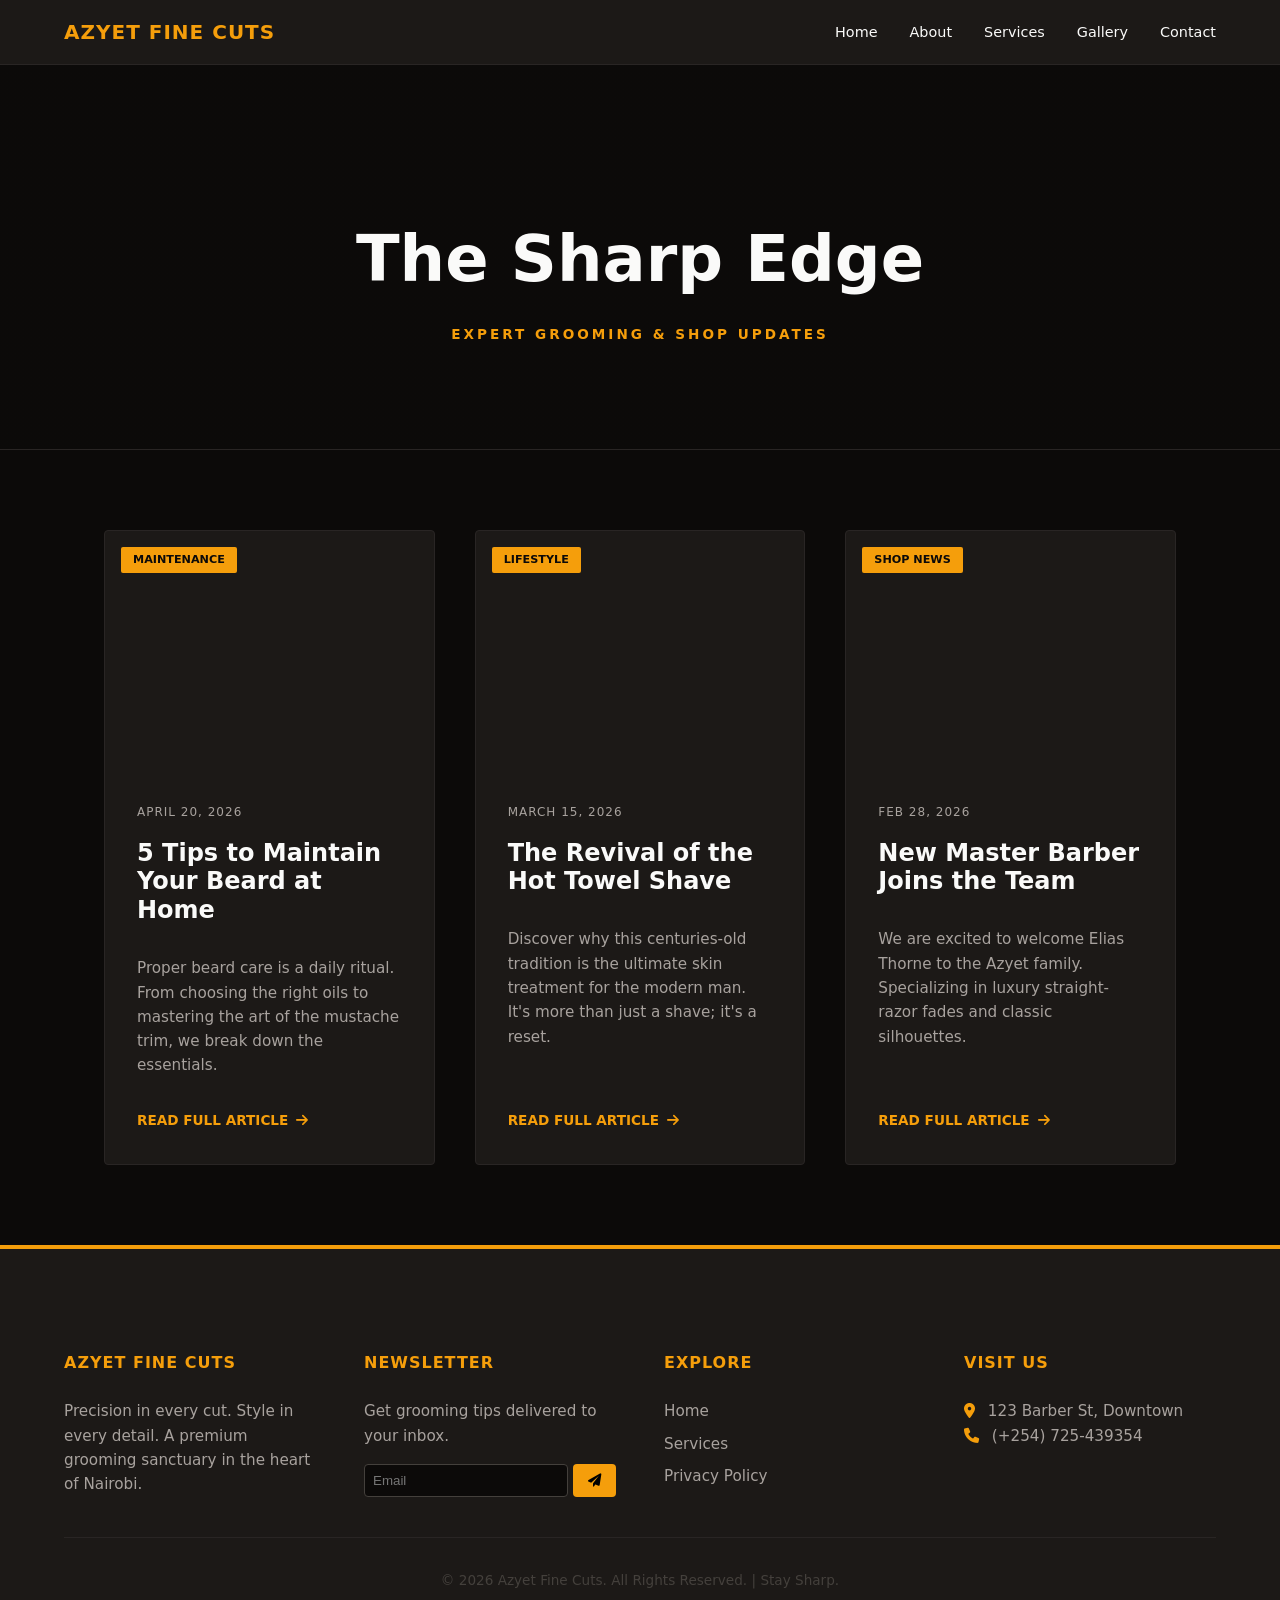
<file: blog.html>
<!DOCTYPE html>
<html lang="en">
<head>
    <meta charset="UTF-8">
    <meta name="viewport" content="width=device-width, initial-scale=1.0">
    <meta name="description" content="Grooming tips, beard maintenance guides, and shop updates from the experts at Azyet Fine Cuts.">
    <title>The Sharp Edge Blog | Azyet Fine Cuts</title>
    
    <link rel="stylesheet" href="https://cdnjs.cloudflare.com/ajax/libs/font-awesome/6.0.0/css/all.min.css">

    <style>
        :root {
            --stone-950: #0c0a09;
            --stone-900: #1c1917;
            --stone-800: #292524;
            --stone-700: #44403c;
            --amber-500: #f59e0b;
            --amber-600: #d97706;
            --white: #fafaf9;
            --stone-400: #a8a29e;
        }

        * { box-sizing: border-box; }

        body {
            font-family: 'Inter', system-ui, sans-serif;
            background-color: var(--stone-950);
            color: var(--white);
            margin: 0;
            line-height: 1.6;
            overflow-x: hidden;
        }

        /* Navigation */
        header {
            position: sticky;
            top: 0;
            z-index: 1000;
            padding: 1rem 5%;
            display: flex;
            justify-content: space-between;
            align-items: center;
            background: var(--stone-900);
            border-bottom: 1px solid var(--stone-800);
        }

        header h1 { color: var(--amber-500); font-size: 1.25rem; margin: 0; text-transform: uppercase; letter-spacing: 1px; }

        .menu-toggle {
            display: none;
            background: none;
            border: none;
            color: var(--white);
            font-size: 1.5rem;
            cursor: pointer;
            z-index: 1001;
        }

        nav ul { list-style: none; display: flex; gap: 2rem; margin: 0; padding: 0; }
        nav a { color: var(--white); text-decoration: none; font-weight: 500; transition: 0.3s; font-size: 0.9rem; }
        nav a:hover { color: var(--amber-500); }

        /* Blog Hero */
        .blog-hero {
            text-align: center;
            padding: clamp(4rem, 10vh, 6rem) 5%;
            background: linear-gradient(rgba(12,10,9,0.9), rgba(12,10,9,0.9)), 
                        url('https://images.unsplash.com/photo-1503951914875-452162b0f3f1?auto=format&fit=crop&q=80&w=1920');
            background-size: cover;
            background-position: center;
            border-bottom: 1px solid var(--stone-800);
        }

        .blog-hero h2 { font-size: clamp(2.5rem, 8vw, 4rem); margin-bottom: 0.5rem; }
        .blog-hero p { color: var(--amber-500); font-weight: 700; text-transform: uppercase; letter-spacing: 3px; font-size: 0.85rem; }

        /* Blog Grid */
        .blog-container {
            max-width: 1200px;
            margin: 0 auto;
            padding: 5rem 5%;
            display: grid;
            grid-template-columns: repeat(auto-fit, minmax(320px, 1fr));
            gap: 2.5rem;
        }

        article {
            background: var(--stone-900);
            border-radius: 4px;
            overflow: hidden;
            border: 1px solid var(--stone-800);
            transition: all 0.3s cubic-bezier(0.4, 0, 0.2, 1);
            display: flex;
            flex-direction: column;
        }

        article:hover {
            transform: translateY(-8px);
            border-color: var(--amber-500);
            box-shadow: 0 20px 40px rgba(0,0,0,0.4);
        }

        .article-image {
            width: 100%;
            height: 240px;
            background-size: cover;
            background-position: center;
            position: relative;
        }

        .category-tag {
            position: absolute;
            top: 1rem;
            left: 1rem;
            background: var(--amber-500);
            color: var(--stone-950);
            padding: 4px 12px;
            font-size: 0.7rem;
            font-weight: 800;
            text-transform: uppercase;
            border-radius: 2px;
        }

        .article-content { padding: 2rem; flex-grow: 1; display: flex; flex-direction: column; }

        .meta {
            font-size: 0.75rem;
            color: var(--stone-400);
            text-transform: uppercase;
            letter-spacing: 1px;
            margin-bottom: 1rem;
            display: block;
        }

        article h2 { font-size: 1.5rem; margin: 0 0 1rem 0; color: var(--white); line-height: 1.2; }
        article p { color: var(--stone-400); font-size: 0.95rem; margin-bottom: 2rem; }

        .read-more {
            margin-top: auto;
            color: var(--amber-500);
            text-decoration: none;
            font-weight: 700;
            font-size: 0.85rem;
            text-transform: uppercase;
            display: flex;
            align-items: center;
            gap: 8px;
            transition: 0.2s;
        }

        .read-more:hover { gap: 12px; color: var(--white); }

        /* Footer */
        footer {
            background-color: var(--stone-900);
            padding: 5rem 5% 2rem;
            border-top: 4px solid var(--amber-500);
        }

        .footer-container {
            max-width: 1200px;
            margin: 0 auto;
            display: grid;
            grid-template-columns: repeat(auto-fit, minmax(220px, 1fr));
            gap: 3rem;
        }

        .footer-section h4 { color: var(--amber-500); margin-bottom: 1.5rem; text-transform: uppercase; letter-spacing: 1px; }
        .footer-section p, .footer-section li { color: var(--stone-400); font-size: 0.95rem; margin-bottom: 0.5rem; }
        .footer-section ul { list-style: none; padding: 0; }
        .footer-section a { color: inherit; text-decoration: none; transition: 0.3s; }
        .footer-section a:hover { color: var(--amber-500); }

        /* Responsive Breakpoints */
        @media (max-width: 850px) {
            .menu-toggle { display: block; }

            nav {
                position: fixed;
                top: 0;
                left: -100%;
                width: 80%;
                max-width: 400px;
                height: 100vh;
                background: var(--stone-900);
                padding: 6rem 2rem;
                border-right: 2px solid var(--amber-500);
                transition: left 0.4s cubic-bezier(0.4, 0, 0.2, 1);
                z-index: 1000;
            }

            nav.active { left: 0; }
            nav ul { flex-direction: column; gap: 2rem; }
            nav a { font-size: 1.4rem; }
            
            .footer-container { text-align: center; }
        }
    </style>
</head>
<body>

    <header>
        <h1>Azyet Fine Cuts</h1>
        <button class="menu-toggle" aria-label="Toggle Menu">
            <i class="fas fa-bars"></i>
        </button>
        <nav id="main-nav">
            <ul>
                <li><a href="index.html">Home</a></li>
                <li><a href="about.html">About</a></li>
                <li><a href="services.html">Services</a></li>
                <li><a href="gallery.html">Gallery</a></li>
                <li><a href="contact.html">Contact</a></li>
            </ul>
        </nav>
    </header>

    <div class="blog-hero">
        <h2>The Sharp Edge</h2>
        <p>Expert Grooming & Shop Updates</p>
    </div>

    <main class="blog-container">
        <!-- Post 1 -->
        <article>
            <div class="article-image" style="background-image: url('https://images.unsplash.com/photo-1590540179852-2110a54f813a?auto=format&fit=crop&q=80&w=600');">
                <span class="category-tag">Maintenance</span>
            </div>
            <div class="article-content">
                <span class="meta">April 20, 2026</span>
                <h2>5 Tips to Maintain Your Beard at Home</h2>
                <p>Proper beard care is a daily ritual. From choosing the right oils to mastering the art of the mustache trim, we break down the essentials.</p>
                <a href="#" class="read-more">Read Full Article <i class="fas fa-arrow-right"></i></a>
            </div>
        </article>

        <!-- Post 2 -->
        <article>
            <div class="article-image" style="background-image: url('https://images.unsplash.com/photo-1512690196252-741ef2ae3f90?auto=format&fit=crop&q=80&w=600');">
                <span class="category-tag">Lifestyle</span>
            </div>
            <div class="article-content">
                <span class="meta">March 15, 2026</span>
                <h2>The Revival of the Hot Towel Shave</h2>
                <p>Discover why this centuries-old tradition is the ultimate skin treatment for the modern man. It's more than just a shave; it's a reset.</p>
                <a href="#" class="read-more">Read Full Article <i class="fas fa-arrow-right"></i></a>
            </div>
        </article>

        <!-- Post 3 -->
        <article>
            <div class="article-image" style="background-image: url('https://images.unsplash.com/photo-1503951914875-452162b0f3f1?auto=format&fit=crop&q=80&w=600');">
                <span class="category-tag">Shop News</span>
            </div>
            <div class="article-content">
                <span class="meta">Feb 28, 2026</span>
                <h2>New Master Barber Joins the Team</h2>
                <p>We are excited to welcome Elias Thorne to the Azyet family. Specializing in luxury straight-razor fades and classic silhouettes.</p>
                <a href="#" class="read-more">Read Full Article <i class="fas fa-arrow-right"></i></a>
            </div>
        </article>
    </main>

    <footer>
        <div class="footer-container">
            <div class="footer-section">
                <h4>Azyet Fine Cuts</h4>
                <p>Precision in every cut. Style in every detail. A premium grooming sanctuary in the heart of Nairobi.</p>
            </div>
            <div class="footer-section">
                <h4>Newsletter</h4>
                <p>Get grooming tips delivered to your inbox.</p>
                <form style="display: flex; gap: 5px; margin-top: 1rem;">
                    <input type="email" placeholder="Email" style="padding: 8px; border-radius: 4px; border: 1px solid var(--stone-700); background: var(--stone-950); color: white; width: 100%;">
                    <button type="submit" style="background: var(--amber-500); border: none; padding: 8px 15px; border-radius: 4px; cursor: pointer;"><i class="fas fa-paper-plane"></i></button>
                </form>
            </div>
            <div class="footer-section">
                <h4>Explore</h4>
                <ul>
                    <li><a href="index.html">Home</a></li>
                    <li><a href="services.html">Services</a></li>
                    <li><a href="privacy.html">Privacy Policy</a></li>
                </ul>
            </div>
            <div class="footer-section">
                <h4>Visit Us</h4>
                <p>
                    <i class="fas fa-map-marker-alt" style="color: var(--amber-500); margin-right: 8px;"></i> 123 Barber St, Downtown<br>
                    <i class="fas fa-phone" style="color: var(--amber-500); margin-right: 8px;"></i> (+254) 725-439354
                </p>
            </div>
        </div>
        <div style="text-align: center; border-top: 1px solid var(--stone-800); padding-top: 2rem; margin-top: 2rem; font-size: 0.85rem; color: var(--stone-700);">
            &copy; 2026 Azyet Fine Cuts. All Rights Reserved. | Stay Sharp.
        </div>
    </footer>

    <script>
        const menuToggle = document.querySelector('.menu-toggle');
        const nav = document.querySelector('#main-nav');
        const icon = menuToggle.querySelector('i');

        menuToggle.addEventListener('click', () => {
            const isActive = nav.classList.toggle('active');
            icon.classList.toggle('fa-bars', !isActive);
            icon.classList.toggle('fa-times', isActive);
            document.body.style.overflow = isActive ? 'hidden' : 'auto';
        });

        document.addEventListener('click', (e) => {
            if (nav.classList.contains('active') && !nav.contains(e.target) && !menuToggle.contains(e.target)) {
                nav.classList.remove('active');
                icon.classList.replace('fa-times', 'fa-bars');
                document.body.style.overflow = 'auto';
            }
        });
    </script>
</body>
</html>
</file>
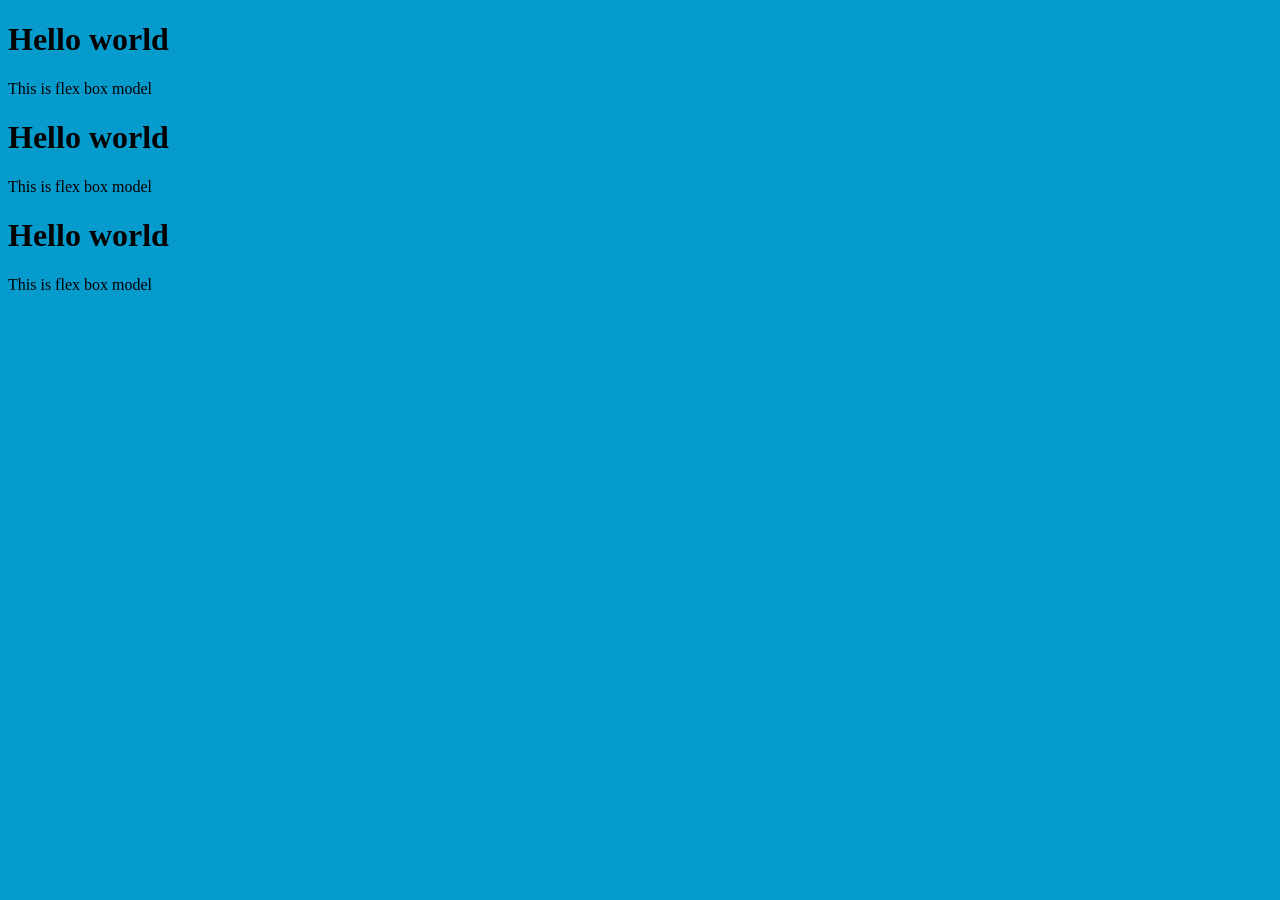
<file: box.html>
<!DOCTYPE html>
<html lang="en">
<head>
    <meta charset="UTF-8">
    <meta name="viewport" content="width=device-width, initial-scale=1.0">
    <title>Document</title>
    <link rel="stylesheet" href="styles.css">
</head>
<body>
    <div class="container">
        <h1>Hello world</h1>
        <p>This is flex box model</p>
    </div>
    <div class="container2">
        <h1>Hello world</h1>
        <p>This is flex box model</p>
    </div>
    <div class="container3">
        <h1>Hello world</h1>
        <p>This is flex box model</p>
    </div>
</body>
</html>
</file>
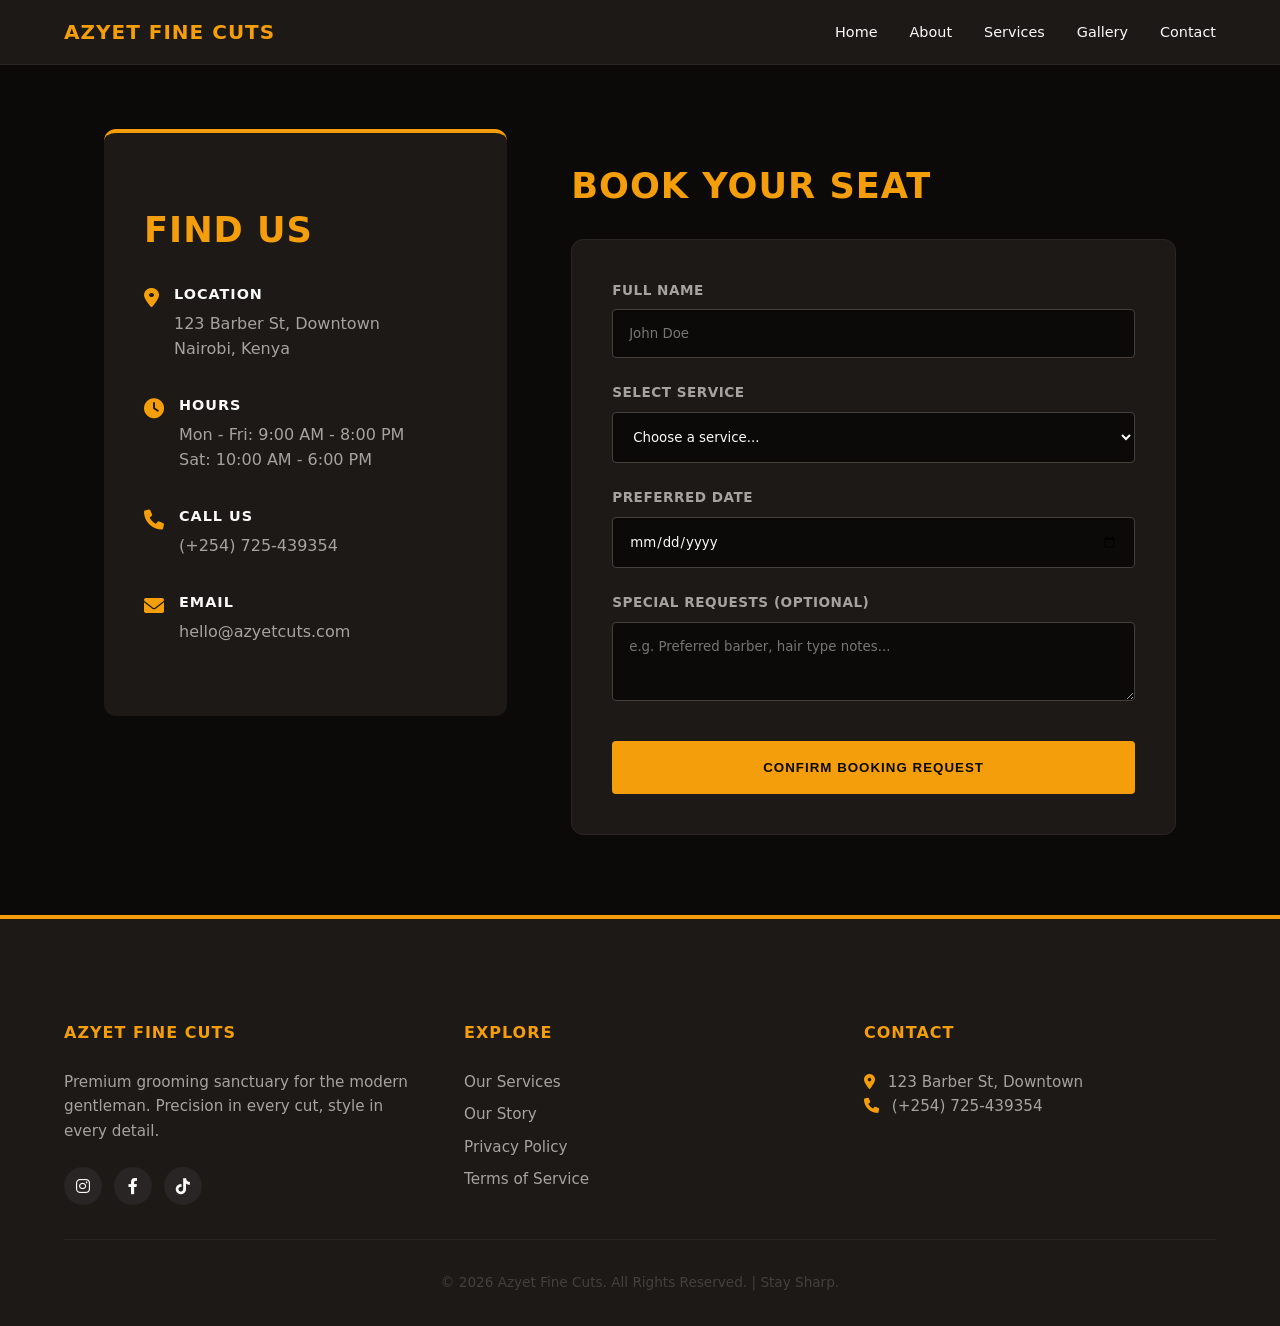
<file: contact.html>
<!DOCTYPE html>
<html lang="en">
<head>
    <meta charset="UTF-8">
    <meta name="viewport" content="width=device-width, initial-scale=1.0">
    <meta name="description" content="Book your appointment at Azyet Fine Cuts. Contact us for premium barbering services.">
    <title>Contact & Booking | Azyet Fine Cuts</title>
    
    <link rel="stylesheet" href="https://cdnjs.cloudflare.com/ajax/libs/font-awesome/6.0.0/css/all.min.css">

    <style>
        :root {
            --stone-950: #0c0a09;
            --stone-900: #1c1917;
            --stone-800: #292524;
            --stone-700: #44403c;
            --amber-500: #f59e0b;
            --amber-600: #d97706;
            --white: #fafaf9;
            --stone-400: #a8a29e;
        }

        * { box-sizing: border-box; }

        body {
            font-family: 'Inter', system-ui, sans-serif;
            background-color: var(--stone-950);
            color: var(--white);
            margin: 0;
            line-height: 1.6;
            overflow-x: hidden;
        }

        /* Navigation */
        header {
            position: sticky;
            top: 0;
            z-index: 1000;
            padding: 1rem 5%;
            display: flex;
            justify-content: space-between;
            align-items: center;
            background: var(--stone-900);
            border-bottom: 1px solid var(--stone-800);
        }

        header h1 { color: var(--amber-500); font-size: 1.25rem; margin: 0; text-transform: uppercase; letter-spacing: 1px; }

        .menu-toggle {
            display: none;
            background: none;
            border: none;
            color: var(--white);
            font-size: 1.5rem;
            cursor: pointer;
            z-index: 1001;
        }

        nav ul { list-style: none; display: flex; gap: 2rem; margin: 0; padding: 0; }
        nav a { color: var(--white); text-decoration: none; font-weight: 500; transition: 0.3s; font-size: 0.9rem; }
        nav a:hover { color: var(--amber-500); }

        /* Layout Container */
        .container {
            max-width: 1200px;
            margin: 4rem auto;
            padding: 0 5%;
            display: grid;
            grid-template-columns: 1fr 1.5fr;
            gap: 4rem;
        }

        h2 { color: var(--amber-500); margin-bottom: 1.5rem; font-size: 2.2rem; text-transform: uppercase; letter-spacing: 1px; }

        /* Contact Info Card */
        .info-card {
            background: var(--stone-900);
            padding: 2.5rem;
            border-radius: 12px;
            border-top: 4px solid var(--amber-500);
            height: fit-content;
        }

        .info-item {
            display: flex;
            gap: 15px;
            margin-bottom: 2rem;
        }

        .info-item i { color: var(--amber-500); font-size: 1.25rem; margin-top: 5px; }
        .info-item h4 { margin: 0 0 5px 0; color: var(--white); text-transform: uppercase; font-size: 0.9rem; letter-spacing: 1px; }
        .info-item p { margin: 0; color: var(--stone-400); font-size: 1rem; }

        /* Booking Form */
        form {
            display: flex;
            flex-direction: column;
            gap: 1.5rem;
            background: var(--stone-900);
            padding: 2.5rem;
            border-radius: 12px;
            border: 1px solid var(--stone-800);
        }

        .form-group { display: flex; flex-direction: column; gap: 8px; }

        label { font-size: 0.85rem; font-weight: 700; color: var(--stone-400); text-transform: uppercase; letter-spacing: 0.5px; }

        input, select, textarea {
            background: var(--stone-950);
            border: 1px solid var(--stone-700);
            padding: 1rem;
            color: var(--white);
            border-radius: 4px;
            outline: none;
            transition: all 0.3s;
            font-family: inherit;
        }

        input:focus, select:focus { border-color: var(--amber-500); box-shadow: 0 0 0 2px rgba(245, 158, 11, 0.1); }

        button {
            background: var(--amber-500);
            color: var(--stone-950);
            padding: 1.2rem;
            border: none;
            font-weight: 800;
            text-transform: uppercase;
            cursor: pointer;
            border-radius: 4px;
            transition: 0.3s;
            letter-spacing: 1px;
            margin-top: 1rem;
        }

        button:hover { background: var(--amber-600); transform: translateY(-2px); }

        /* Footer */
        footer {
            background-color: var(--stone-900);
            padding: 5rem 5% 2rem;
            border-top: 4px solid var(--amber-500);
            margin-top: 5rem;
        }

        .footer-container {
            max-width: 1200px;
            margin: 0 auto;
            display: grid;
            grid-template-columns: repeat(auto-fit, minmax(220px, 1fr));
            gap: 3rem;
        }

        .footer-section h4 { color: var(--amber-500); margin-bottom: 1.5rem; text-transform: uppercase; letter-spacing: 1px; }
        .footer-section p, .footer-section li { color: var(--stone-400); font-size: 0.95rem; margin-bottom: 0.5rem; }
        .footer-section ul { list-style: none; padding: 0; }
        .footer-section a { color: inherit; text-decoration: none; transition: 0.3s; }
        .footer-section a:hover { color: var(--amber-500); }

        .footer-social-links { display: flex; gap: 12px; margin-top: 1.5rem; }
        .footer-social-links a {
            display: flex; align-items: center; justify-content: center;
            width: 38px; height: 38px; background: var(--stone-800);
            color: var(--white); border-radius: 50%; transition: 0.3s;
        }
        .footer-social-links a:hover { background: var(--amber-500); color: var(--stone-950); transform: translateY(-3px); }

        /* Responsive Breakpoints */
        @media (max-width: 850px) {
            .container { grid-template-columns: 1fr; gap: 3rem; }
            .menu-toggle { display: block; }

            nav {
                position: fixed;
                top: 0;
                left: -100%;
                width: 80%;
                max-width: 400px;
                height: 100vh;
                background: var(--stone-900);
                padding: 6rem 2rem;
                border-right: 2px solid var(--amber-500);
                transition: left 0.4s cubic-bezier(0.4, 0, 0.2, 1);
                z-index: 1000;
            }

            nav.active { left: 0; }
            nav ul { flex-direction: column; gap: 2rem; }
            nav a { font-size: 1.4rem; }
            
            .footer-container { text-align: center; }
            .footer-social-links { justify-content: center; }
        }
    </style>
</head>
<body>

    <header>
        <h1>Azyet Fine Cuts</h1>
        <button class="menu-toggle" aria-label="Toggle Menu">
            <i class="fas fa-bars"></i>
        </button>
        <nav id="main-nav">
            <ul>
                <li><a href="index.html">Home</a></li>
                <li><a href="about.html">About</a></li>
                <li><a href="services.html">Services</a></li>
                <li><a href="gallery.html">Gallery</a></li>
                <li><a href="contact.html">Contact</a></li>
            </ul>
        </nav>
    </header>

    <main class="container">
        <section class="info-card">
            <h2>Find Us</h2>
            
            <div class="info-item">
                <i class="fas fa-location-dot"></i>
                <div>
                    <h4>Location</h4>
                    <p>123 Barber St, Downtown<br>Nairobi, Kenya</p>
                </div>
            </div>

            <div class="info-item">
                <i class="fas fa-clock"></i>
                <div>
                    <h4>Hours</h4>
                    <p>Mon - Fri: 9:00 AM - 8:00 PM<br>Sat: 10:00 AM - 6:00 PM</p>
                </div>
            </div>

            <div class="info-item">
                <i class="fas fa-phone"></i>
                <div>
                    <h4>Call Us</h4>
                    <p>(+254) 725-439354</p>
                </div>
            </div>

            <div class="info-item">
                <i class="fas fa-envelope"></i>
                <div>
                    <h4>Email</h4>
                    <p>hello@azyetcuts.com</p>
                </div>
            </div>
        </section>

        <section>
            <h2>Book Your Seat</h2>
            <form id="booking-form">
                <div class="form-group">
                    <label for="name">Full Name</label>
                    <input type="text" id="name" placeholder="John Doe" required>
                </div>

                <div class="form-group">
                    <label for="service">Select Service</label>
                    <select id="service" required>
                        <option value="" disabled selected>Choose a service...</option>
                        <option value="cut">The Signature Cut - $35</option>
                        <option value="beard">Beard Sculpting - $25</option>
                        <option value="shave">Royal Hot Shave - $40</option>
                        <option value="full">The Full Works - $90</option>
                    </select>
                </div>

                <div class="form-group">
                    <label for="date">Preferred Date</label>
                    <input type="date" id="date" required>
                </div>

                <div class="form-group">
                    <label for="notes">Special Requests (Optional)</label>
                    <textarea id="notes" rows="3" placeholder="e.g. Preferred barber, hair type notes..."></textarea>
                </div>

                <button type="submit">Confirm Booking Request</button>
            </form>
        </section>
    </main>

    <footer>
        <div class="footer-container">
            <div class="footer-section">
                <h4>Azyet Fine Cuts</h4>
                <p>Premium grooming sanctuary for the modern gentleman. Precision in every cut, style in every detail.</p>
                <div class="footer-social-links">
                    <a href="#"><i class="fab fa-instagram"></i></a>
                    <a href="#"><i class="fab fa-facebook-f"></i></a>
                    <a href="#"><i class="fab fa-tiktok"></i></a>
                </div>
            </div>

            <div class="footer-section">
                <h4>Explore</h4>
                <ul>
                    <li><a href="services.html">Our Services</a></li>
                    <li><a href="about.html">Our Story</a></li>
                    <li><a href="privacy.html">Privacy Policy</a></li>
                    <li><a href="privacy.html#terms">Terms of Service</a></li>
                </ul>
            </div>

            <div class="footer-section">
                <h4>Contact</h4>
                <p>
                    <i class="fas fa-map-marker-alt" style="color: var(--amber-500); margin-right: 8px;"></i> 123 Barber St, Downtown<br>
                    <i class="fas fa-phone" style="color: var(--amber-500); margin-right: 8px;"></i> (+254) 725-439354
                </p>
            </div>
        </div>
        
        <div style="text-align: center; border-top: 1px solid var(--stone-800); padding-top: 2rem; margin-top: 2rem; font-size: 0.85rem; color: var(--stone-700);">
            &copy; 2026 Azyet Fine Cuts. All Rights Reserved. | Stay Sharp.
        </div>
    </footer>

    <script>
        const menuToggle = document.querySelector('.menu-toggle');
        const nav = document.querySelector('#main-nav');
        const icon = menuToggle.querySelector('i');

        // Toggle Sidebar
        menuToggle.addEventListener('click', () => {
            const isActive = nav.classList.toggle('active');
            icon.classList.toggle('fa-bars', !isActive);
            icon.classList.toggle('fa-times', isActive);
            document.body.style.overflow = isActive ? 'hidden' : 'auto';
        });

        // Close on Outside Click
        document.addEventListener('click', (e) => {
            if (nav.classList.contains('active') && !nav.contains(e.target) && !menuToggle.contains(e.target)) {
                nav.classList.remove('active');
                icon.classList.replace('fa-times', 'fa-bars');
                document.body.style.overflow = 'auto';
            }
        });

        // Set minimum date to today
        const dateInput = document.getElementById('date');
        const today = new Date().toISOString().split('T')[0];
        dateInput.setAttribute('min', today);

        // Simple Form Handling
        document.getElementById('booking-form').addEventListener('submit', (e) => {
            e.preventDefault();
            alert("Thank you! Your booking request has been sent. We will contact you shortly to confirm.");
            e.target.reset();
        });
    </script>
</body>
</html>
</file>
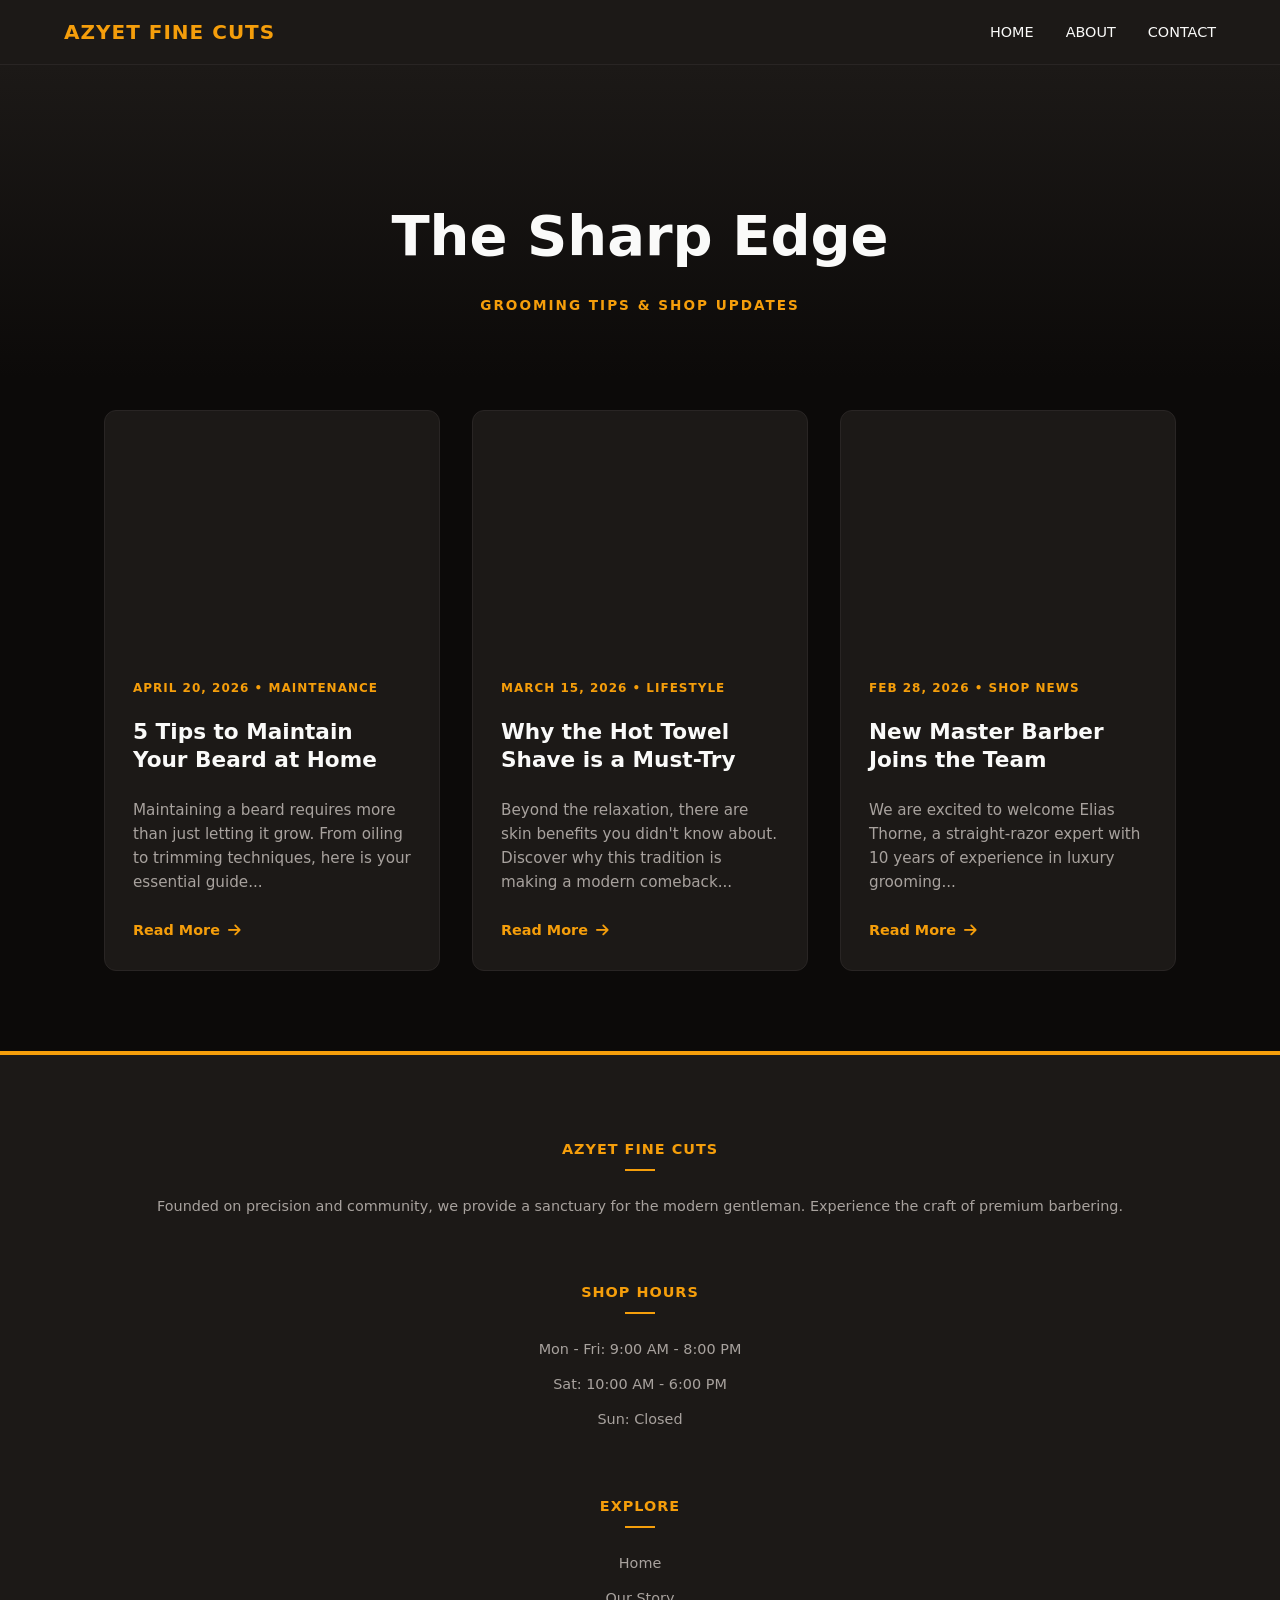
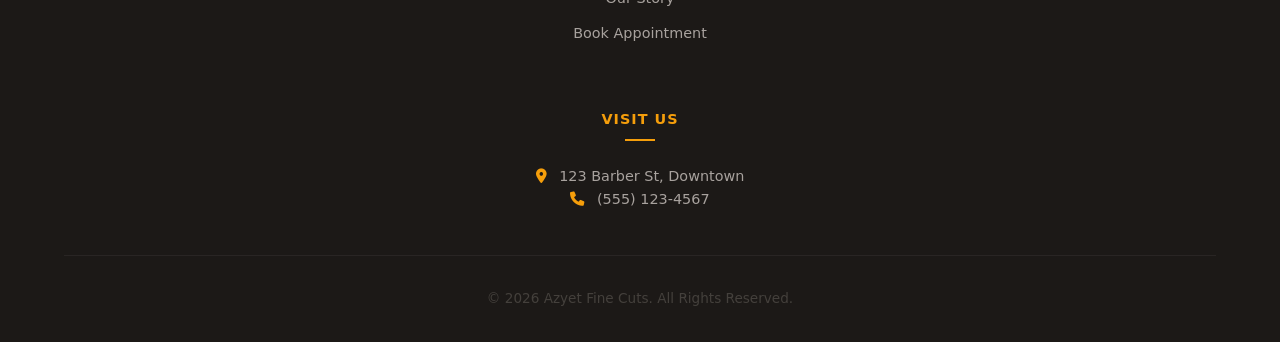
<file: gallery.html>
<!DOCTYPE html>
<html lang="en">
<head>
    <meta charset="UTF-8">
    <meta name="viewport" content="width=device-width, initial-scale=1.0">
    <meta name="description" content="Grooming tips, beard maintenance guides, and shop updates from the experts at Azyet Fine Cuts.">
    <title>The Sharp Edge Blog | Azyet Fine Cuts</title>
    
    <link rel="stylesheet" href="https://cdnjs.cloudflare.com/ajax/libs/font-awesome/6.0.0/css/all.min.css">

    <style>
        :root {
            --stone-950: #0c0a09;
            --stone-900: #1c1917;
            --stone-800: #292524;
            --stone-700: #44403c;
            --amber-500: #f59e0b;
            --amber-600: #d97706;
            --white: #fafaf9;
            --stone-400: #a8a29e;
        }

        * { box-sizing: border-box; }

        body {
            font-family: 'Inter', system-ui, sans-serif;
            background-color: var(--stone-950);
            color: var(--white);
            margin: 0;
            line-height: 1.6;
            overflow-x: hidden;
        }

        /* Navigation */
        header.top-nav {
            position: sticky;
            top: 0;
            z-index: 1000;
            padding: 1rem 5%;
            display: flex;
            justify-content: space-between;
            align-items: center;
            background: var(--stone-900);
            border-bottom: 1px solid var(--stone-800);
        }

        header.top-nav h1 { 
            color: var(--amber-500); 
            font-size: 1.25rem; 
            margin: 0; 
            text-transform: uppercase; 
            letter-spacing: 1px;
        }

        /* Mobile Menu Toggle */
        .menu-toggle {
            display: none;
            background: none;
            border: none;
            color: var(--white);
            font-size: 1.5rem;
            cursor: pointer;
        }

        nav ul { 
            list-style: none; 
            display: flex; 
            gap: 2rem; 
            margin: 0; 
            padding: 0;
        }

        nav a { 
            color: var(--white); 
            text-decoration: none; 
            font-weight: 500; 
            transition: 0.3s; 
            font-size: 0.9rem;
            text-transform: uppercase;
        }
        
        nav a:hover { color: var(--amber-500); }

        /* Blog Header */
        .blog-hero {
            text-align: center;
            padding: 5rem 5% 3rem;
            background: linear-gradient(var(--stone-900), var(--stone-950));
        }

        .blog-hero h2 { 
            font-size: clamp(2rem, 8vw, 3.5rem); 
            margin-bottom: 0.5rem; 
            color: var(--white); 
        }

        .blog-hero p { 
            color: var(--amber-500); 
            font-weight: 600; 
            text-transform: uppercase; 
            letter-spacing: 2px;
            font-size: 0.85rem;
        }

        /* Blog Grid */
        .blog-container {
            max-width: 1200px;
            margin: 0 auto;
            padding: 2rem 5% 5rem;
            display: grid;
            grid-template-columns: repeat(auto-fit, minmax(320px, 1fr));
            gap: 2rem;
        }

        article {
            background: var(--stone-900);
            border-radius: 12px;
            overflow: hidden;
            border: 1px solid var(--stone-800);
            transition: all 0.3s ease;
            display: flex;
            flex-direction: column;
        }

        article:hover {
            transform: translateY(-8px);
            border-color: var(--amber-500);
            box-shadow: 0 10px 30px -10px rgba(0,0,0,0.5);
        }

        .article-image {
            width: 100%;
            height: 240px;
            background-size: cover;
            background-position: center;
        }

        .article-content { 
            padding: 1.75rem; 
            flex-grow: 1;
            display: flex;
            flex-direction: column;
        }

        .meta {
            font-size: 0.75rem;
            color: var(--amber-500);
            text-transform: uppercase;
            font-weight: 700;
            margin-bottom: 0.75rem;
            display: block;
            letter-spacing: 1px;
        }

        article h2 { font-size: 1.35rem; margin: 0.5rem 0; color: var(--white); line-height: 1.3; }
        article p { color: var(--stone-400); font-size: 0.95rem; margin-bottom: 1.5rem; flex-grow: 1; }

        .read-more {
            color: var(--amber-500);
            text-decoration: none;
            font-weight: 700;
            font-size: 0.9rem;
            display: inline-flex;
            align-items: center;
            gap: 8px;
            transition: gap 0.3s;
        }

        .read-more:hover { gap: 12px; }

        /* Footer */
        footer {
            background-color: var(--stone-900);
            padding: 4rem 5% 2rem;
            border-top: 4px solid var(--amber-500);
        }

        .footer-container {
            max-width: 1200px;
            margin: 0 auto;
            display: grid;
            grid-template-columns: repeat(auto-fit, minmax(200px, 1fr));
            gap: 3rem;
        }

        .footer-section h4 { 
            color: var(--amber-500); 
            margin-bottom: 1.5rem; 
            text-transform: uppercase; 
            font-size: 0.9rem;
            letter-spacing: 1px;
        }
        
        .footer-section p, .footer-section li { color: var(--stone-400); font-size: 0.9rem; margin-bottom: 0.75rem;}
        .footer-section ul { list-style: none; padding: 0; margin: 0; }
        .footer-section a { color: inherit; text-decoration: none; transition: 0.2s; }
        .footer-section a:hover { color: var(--amber-500); }

        /* Responsive Breakpoints */
        @media (max-width: 900px) {
            .blog-container {
                grid-template-columns: repeat(auto-fit, minmax(280px, 1fr));
            }
        }

        /* Update Nav for the Slide-in Effect */
        @media (max-width: 768px) {
            .menu-toggle { 
                display: block; 
                position: relative;
                z-index: 1001; /* Stay above the sliding menu */
            }
            
            nav {
                display: block; /* Change from 'none' to allow animation */
                position: fixed;
                top: 0;
                left: -100%; /* Start completely off-screen to the right */
                width: 40%; /* Occupy most of the screen width */
                height: 100vh;
                background: var(--stone-900);
                padding: 5rem 2rem;
                border-right: 2px solid var(--amber-500);
                transition: left 0.4s cubic-bezier(0.4, 0, 0.2, 1); /* Smooth easing */
                box-shadow: -10px 0 30px rgba(0,0,0,0.5);
                z-index: 1000;
            }

            /* This class is toggled via JavaScript */
            nav.active { 
                left: 0; /* Slide in to the edge */
            }

            nav ul {
                flex-direction: column;
                align-items: flex-start;
                gap: 2rem;
            }
            
            nav a {
                font-size: 1.2rem;
                width: 100%;
                display: block;
            }
        }

            .footer-container {
                grid-template-columns: 1fr;
                text-align: center;
                gap: 2rem;
            }

            .footer-section h4::after {
                content: '';
                display: block;
                width: 30px;
                height: 2px;
                background: var(--amber-500);
                margin: 0.5rem auto 0;
            }

        @media (max-width: 480px) {
            .blog-container {
                grid-template-columns: 1fr;
            }
            .article-image { height: 200px; }
        }
    </style>
</head>
<body>

    <header class="top-nav">
        <h1>Azyet Fine Cuts</h1>
        <button class="menu-toggle" aria-label="Toggle Menu">
            <i class="fas fa-bars"></i>
        </button>
        <nav id="main-nav">
            <ul>
                <li><a href="index.html">Home</a></li>
                <li><a href="about.html">About</a></li>
                <li><a href="contact.html">Contact</a></li>
            </ul>
        </nav>
    </header>

    <div class="blog-hero">
        <h2>The Sharp Edge</h2>
        <p>Grooming Tips & Shop Updates</p>
    </div>

    <main class="blog-container">
        <!-- Article 1 -->
        <article>
            <div class="article-image" style="background-image: url('https://images.unsplash.com/photo-1590540179852-2110a54f813a?auto=format&fit=crop&q=80&w=600');"></div>
            <div class="article-content">
                <span class="meta">April 20, 2026 • Maintenance</span>
                <h2>5 Tips to Maintain Your Beard at Home</h2>
                <p>Maintaining a beard requires more than just letting it grow. From oiling to trimming techniques, here is your essential guide...</p>
                <a href="#" class="read-more">Read More <i class="fas fa-arrow-right"></i></a>
            </div>
        </article>

        <!-- Article 2 -->
        <article>
            <div class="article-image" style="background-image: url('https://images.unsplash.com/photo-1512690196252-741ef2ae3f90?auto=format&fit=crop&q=80&w=600');"></div>
            <div class="article-content">
                <span class="meta">March 15, 2026 • Lifestyle</span>
                <h2>Why the Hot Towel Shave is a Must-Try</h2>
                <p>Beyond the relaxation, there are skin benefits you didn't know about. Discover why this tradition is making a modern comeback...</p>
                <a href="#" class="read-more">Read More <i class="fas fa-arrow-right"></i></a>
            </div>
        </article>

        <!-- Article 3 -->
        <article>
            <div class="article-image" style="background-image: url('https://images.unsplash.com/photo-1503951914875-452162b0f3f1?auto=format&fit=crop&q=80&w=600');"></div>
            <div class="article-content">
                <span class="meta">Feb 28, 2026 • Shop News</span>
                <h2>New Master Barber Joins the Team</h2>
                <p>We are excited to welcome Elias Thorne, a straight-razor expert with 10 years of experience in luxury grooming...</p>
                <a href="#" class="read-more">Read More <i class="fas fa-arrow-right"></i></a>
            </div>
        </article>
    </main>

    <footer>
        <div class="footer-container">
            <div class="footer-section">
                <h4>Azyet Fine Cuts</h4>
                <p>Founded on precision and community, we provide a sanctuary for the modern gentleman. Experience the craft of premium barbering.</p>
            </div>
            <div class="footer-section">
                <h4>Shop Hours</h4>
                <ul>
                    <li>Mon - Fri: 9:00 AM - 8:00 PM</li>
                    <li>Sat: 10:00 AM - 6:00 PM</li>
                    <li>Sun: Closed</li>
                </ul>
            </div>
            <div class="footer-section">
                <h4>Explore</h4>
                <ul>
                    <li><a href="index.html">Home</a></li>
                    <li><a href="about.html">Our Story</a></li>
                    <li><a href="contact.html">Book Appointment</a></li>
                </ul>
            </div>
            <div class="footer-section">
                <h4>Visit Us</h4>
                <p>
                    <i class="fas fa-map-marker-alt" style="color: var(--amber-500); margin-right: 8px;"></i> 123 Barber St, Downtown<br>
                    <i class="fas fa-phone" style="color: var(--amber-500); margin-right: 8px;"></i> (555) 123-4567
                </p>
            </div>
        </div>
        <div style="text-align: center; border-top: 1px solid var(--stone-800); padding-top: 2rem; margin-top: 2rem; font-size: 0.85rem; color: var(--stone-700);">
            &copy; 2026 Azyet Fine Cuts. All Rights Reserved.
        </div>
    </footer>

    <script>
        const menuToggle = document.querySelector('.menu-toggle');
        const nav = document.querySelector('#main-nav');
        const icon = menuToggle.querySelector('i');

        menuToggle.addEventListener('click', () => {
            nav.classList.toggle('active');
            
            // Toggle Icon between Bars and Times
            if (nav.classList.contains('active')) {
                icon.classList.remove('fa-bars');
                icon.classList.add('fa-times');
                document.body.style.overflow = 'hidden'; // Prevent background scroll
            } else {
                icon.classList.remove('fa-times');
                icon.classList.add('fa-bars');
                document.body.style.overflow = 'auto'; // Re-enable scroll
            }
        });

        // Close menu when a link is clicked
        document.querySelectorAll('#main-nav a').forEach(link => {
            link.addEventListener('click', () => {
                nav.classList.remove('active');
                icon.classList.replace('fa-times', 'fa-bars');
                document.body.style.overflow = 'auto';
            });
        });
    </script>
</body>
</html>
</file>
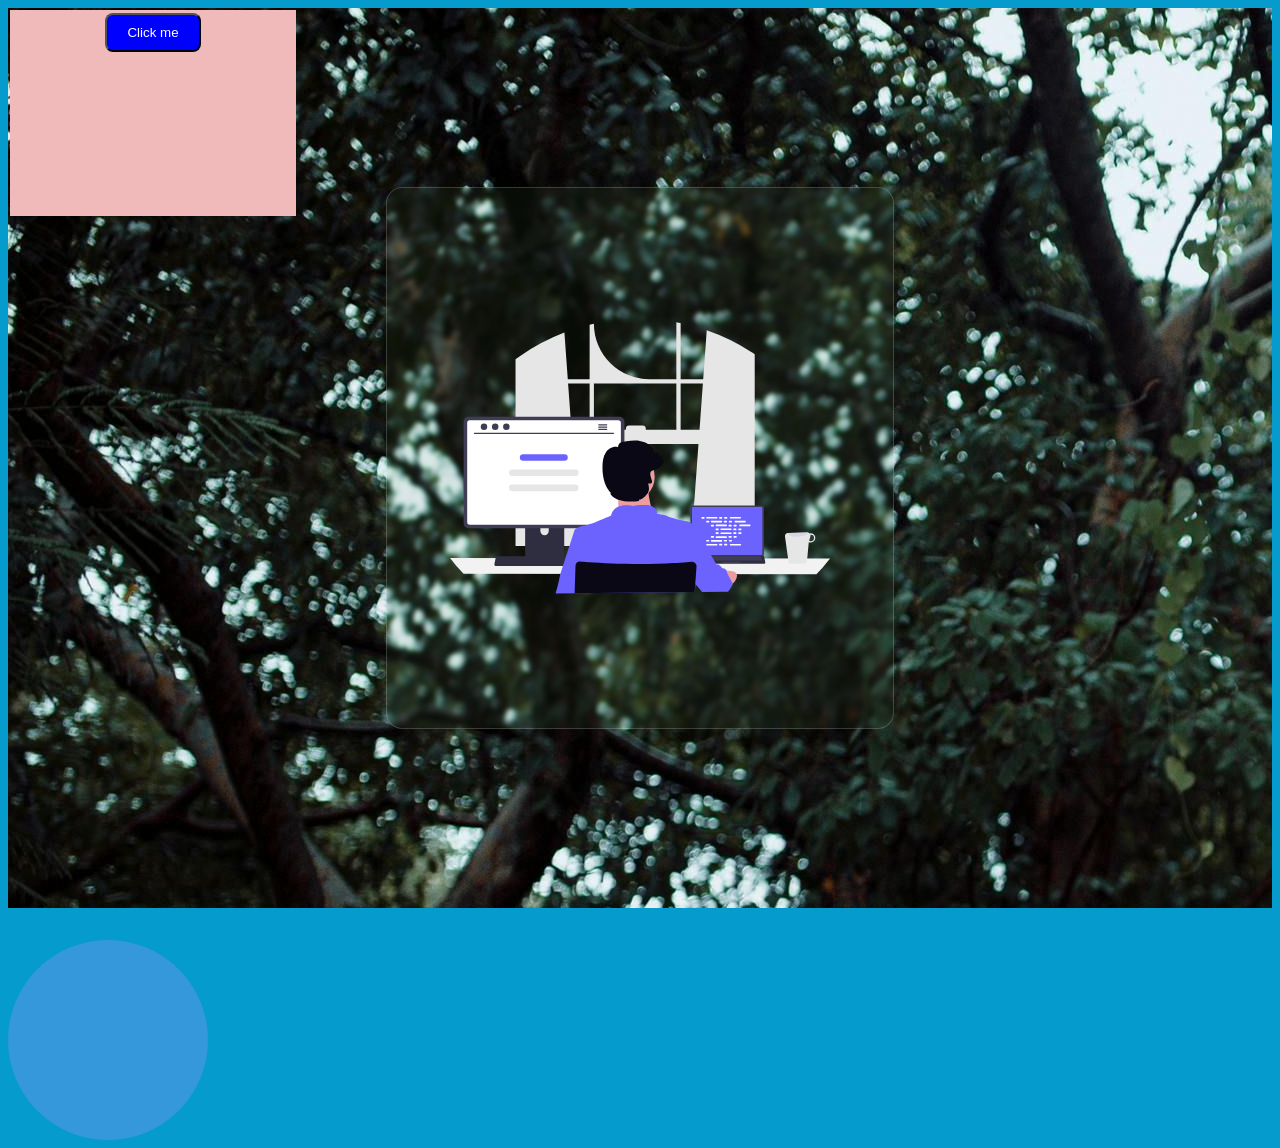
<file: glass.html>
<!DOCTYPE html>
<html lang="en">
<head>
    <meta charset="UTF-8">
    <meta name="viewport" content="width=device-width, initial-scale=1.0">
    <title>Document</title>
    <link rel="stylesheet" href="styles.css">
</head>
<body>
    <div class="background">
        <div id="card">
            <img id="logo" src="assets/images/undraw_programming_j1zw.svg" alt="">
        </div>
    </div>
    <div class="box">
        <div class="box1">
            <h3>CSS Z- Index</h3>
        </div>
        <button class="btn">Click me</button>
    </div>
    <div class="mybox">

    </div>
    
</body>
</html>
</file>
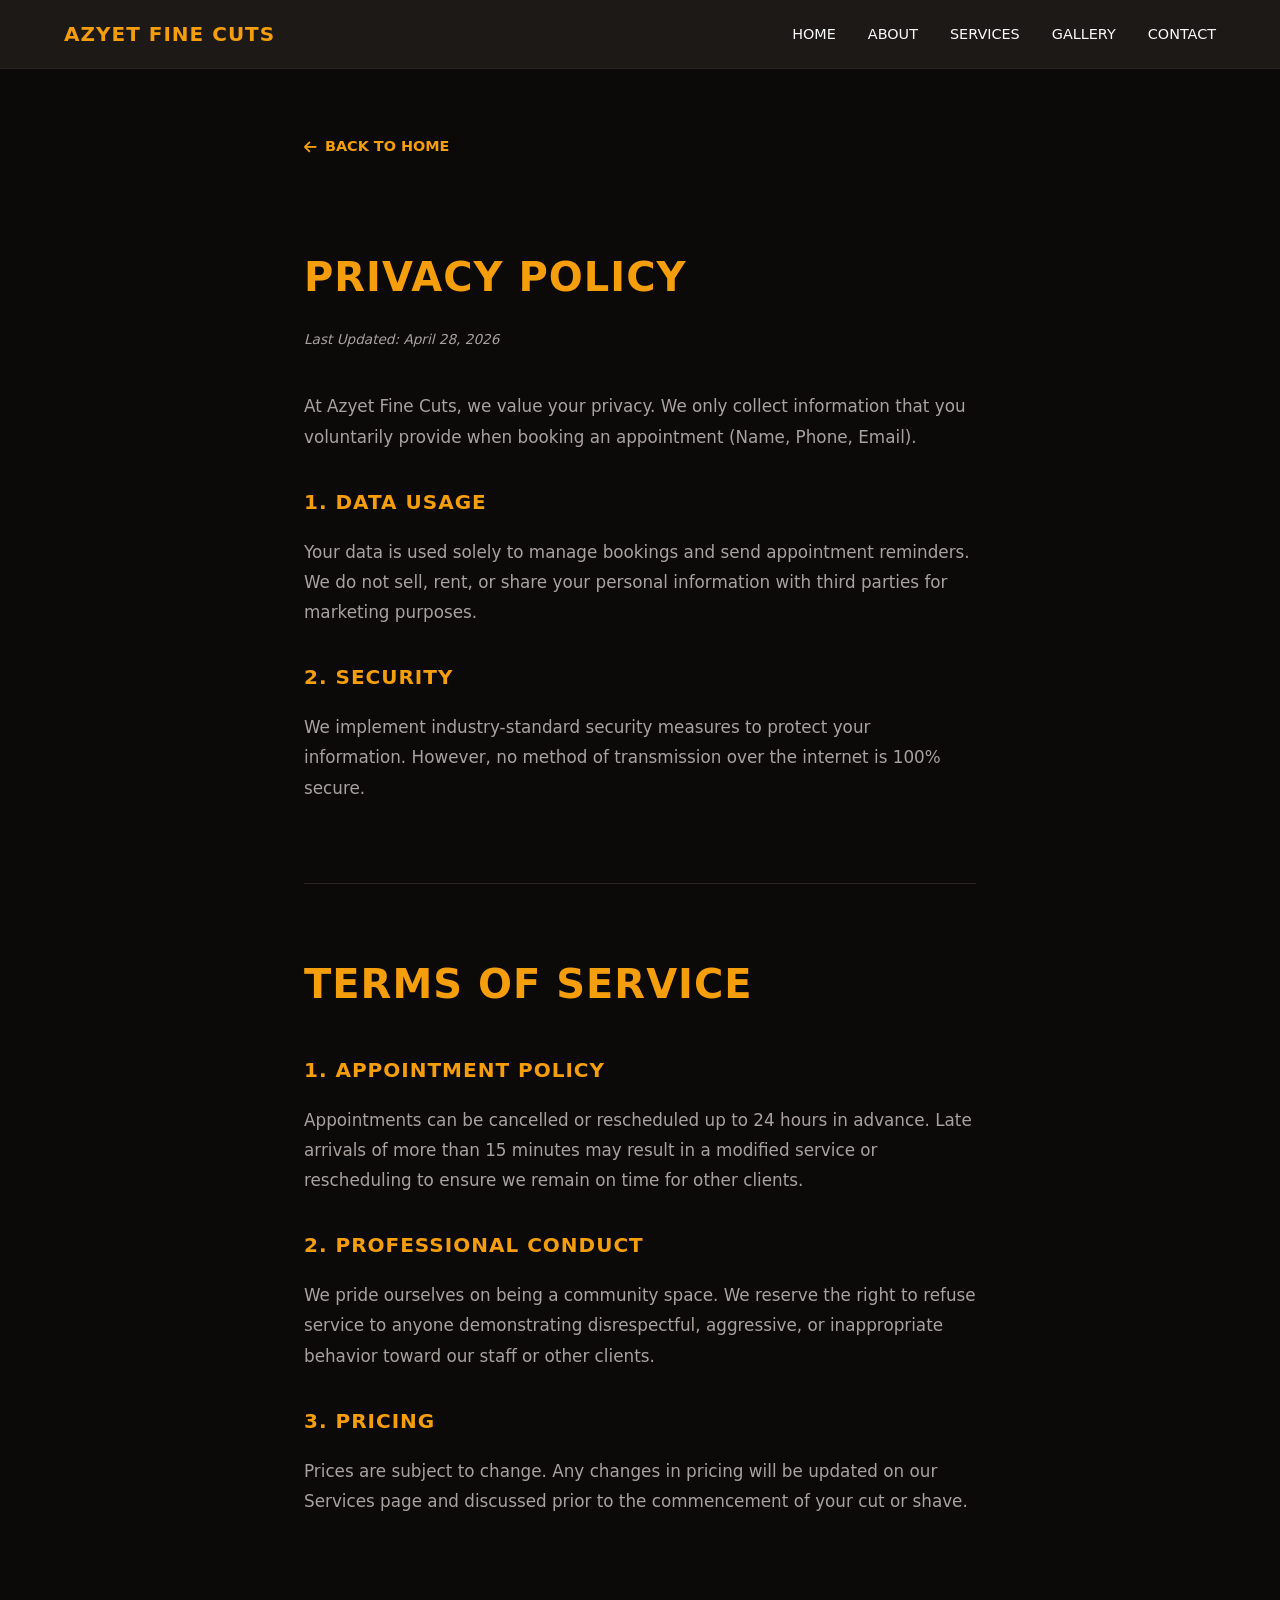
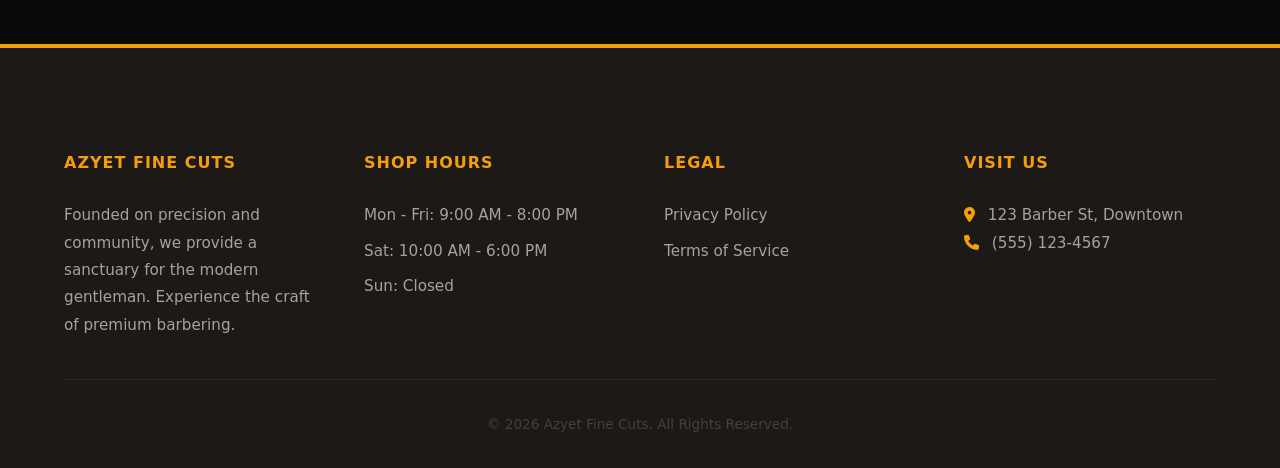
<file: legal.html>
<!DOCTYPE html>
<html lang="en">
<head>
    <meta charset="UTF-8">
    <meta name="viewport" content="width=device-width, initial-scale=1.0">
    <meta name="description" content="Privacy Policy and Terms of Service for Azyet Fine Cuts.">
    <title>Legal | Azyet Fine Cuts</title>
    
    <link rel="stylesheet" href="https://cdnjs.cloudflare.com/ajax/libs/font-awesome/6.0.0/css/all.min.css">

    <style>
        :root {
            --stone-950: #0c0a09;
            --stone-900: #1c1917;
            --stone-800: #292524;
            --amber-500: #f59e0b;
            --amber-600: #d97706;
            --white: #fafaf9;
            --stone-400: #a8a29e;
            --stone-700: #44403c;
        }

        * { box-sizing: border-box; }

        body {
            font-family: 'Inter', system-ui, sans-serif;
            background-color: var(--stone-950);
            color: var(--white);
            margin: 0;
            line-height: 1.8;
            overflow-x: hidden;
        }

        /* Navigation */
        header {
            position: sticky;
            top: 0;
            z-index: 1000;
            padding: 1rem 5%;
            display: flex;
            justify-content: space-between;
            align-items: center;
            background: var(--stone-900);
            border-bottom: 1px solid var(--stone-800);
        }

        header h1 { color: var(--amber-500); font-size: 1.25rem; margin: 0; text-transform: uppercase; letter-spacing: 1px; }

        .menu-toggle {
            display: none;
            background: none;
            border: none;
            color: var(--white);
            font-size: 1.5rem;
            cursor: pointer;
            z-index: 1001;
        }

        nav ul { list-style: none; display: flex; gap: 2rem; margin: 0; padding: 0; }
        nav a { color: var(--white); text-decoration: none; font-weight: 500; transition: 0.3s; font-size: 0.9rem; text-transform: uppercase; }
        nav a:hover { color: var(--amber-500); }

        /* Legal Content */
        .legal-container { 
            max-width: 800px; 
            margin: 4rem auto 8rem; 
            padding: 0 5%; 
        }

        .back-home { 
            display: inline-flex; 
            align-items: center;
            gap: 8px;
            margin-bottom: 3rem; 
            color: var(--amber-500); 
            text-decoration: none; 
            font-weight: bold; 
            font-size: 0.9rem;
            text-transform: uppercase;
        }

        .back-home:hover { color: var(--white); }

        h1, h2 { color: var(--amber-500); font-weight: 700; text-transform: uppercase; letter-spacing: 1px; }
        h1 { font-size: 2.5rem; margin-bottom: 0.5rem; }
        h2 { font-size: 1.25rem; margin-top: 2rem; }

        .last-updated { color: var(--stone-400); font-size: 0.85rem; margin-bottom: 2.5rem; font-style: italic; }
        
        section { margin-bottom: 5rem; }
        
        p { color: var(--stone-400); font-size: 1.05rem; }

        /* Footer */
        footer {
            background-color: var(--stone-900);
            padding: 5rem 5% 2rem;
            border-top: 4px solid var(--amber-500);
        }

        .footer-container {
            max-width: 1200px;
            margin: 0 auto;
            display: grid;
            grid-template-columns: repeat(auto-fit, minmax(220px, 1fr));
            gap: 3rem;
        }

        .footer-section h4 { color: var(--amber-500); margin-bottom: 1.5rem; text-transform: uppercase; letter-spacing: 1px; }
        .footer-section p, .footer-section li { color: var(--stone-400); font-size: 0.95rem; margin-bottom: 0.5rem; }
        .footer-section ul { list-style: none; padding: 0; }
        .footer-section a { color: inherit; text-decoration: none; transition: 0.3s; }
        .footer-section a:hover { color: var(--amber-500); }

        /* Responsive Breakpoints */
        @media (max-width: 768px) {
            .menu-toggle { display: block; }

            nav {
                position: fixed;
                top: 0;
                left: -100%;
                width: 80%;
                max-width: 400px;
                height: 100vh;
                background: var(--stone-900);
                padding: 6rem 2rem;
                border-right: 2px solid var(--amber-500);
                transition: left 0.4s cubic-bezier(0.4, 0, 0.2, 1);
                box-shadow: 10px 0 30px rgba(0,0,0,0.5);
                z-index: 1000;
            }

            nav.active { left: 0; }
            nav ul { flex-direction: column; gap: 2rem; }
            nav a { font-size: 1.4rem; }

            h1 { font-size: 2rem; }
            .footer-container { text-align: center; }
        }
    </style>
</head>
<body>

    <header>
        <h1>Azyet Fine Cuts</h1>
        <button class="menu-toggle" aria-label="Toggle Menu">
            <i class="fas fa-bars"></i>
        </button>
        <nav id="main-nav">
            <ul>
                <li><a href="index.html">Home</a></li>
                <li><a href="about.html">About</a></li>
                <li><a href="services.html">Services</a></li>
                <li><a href="gallery.html">Gallery</a></li>
                <li><a href="contact.html">Contact</a></li>
            </ul>
        </nav>
    </header>

    <div class="legal-container">
        <a href="index.html" class="back-home"><i class="fas fa-arrow-left"></i> Back to Home</a>
        
        <section id="privacy">
            <h1>Privacy Policy</h1>
            <p class="last-updated">Last Updated: April 28, 2026</p>
            <p>At Azyet Fine Cuts, we value your privacy. We only collect information that you voluntarily provide when booking an appointment (Name, Phone, Email).</p>
            
            <h2>1. Data Usage</h2>
            <p>Your data is used solely to manage bookings and send appointment reminders. We do not sell, rent, or share your personal information with third parties for marketing purposes.</p>
            
            <h2>2. Security</h2>
            <p>We implement industry-standard security measures to protect your information. However, no method of transmission over the internet is 100% secure.</p>
        </section>

        <hr style="border: 0; border-top: 1px solid var(--stone-800); margin: 4rem 0;">

        <section id="terms">
            <h1>Terms of Service</h1>
            <h2>1. Appointment Policy</h2>
            <p>Appointments can be cancelled or rescheduled up to 24 hours in advance. Late arrivals of more than 15 minutes may result in a modified service or rescheduling to ensure we remain on time for other clients.</p>
            
            <h2>2. Professional Conduct</h2>
            <p>We pride ourselves on being a community space. We reserve the right to refuse service to anyone demonstrating disrespectful, aggressive, or inappropriate behavior toward our staff or other clients.</p>
            
            <h2>3. Pricing</h2>
            <p>Prices are subject to change. Any changes in pricing will be updated on our Services page and discussed prior to the commencement of your cut or shave.</p>
        </section>
    </div>

    <footer>
        <div class="footer-container">
            <div class="footer-section">
                <h4>Azyet Fine Cuts</h4>
                <p>Founded on precision and community, we provide a sanctuary for the modern gentleman. Experience the craft of premium barbering.</p>
            </div>
            <div class="footer-section">
                <h4>Shop Hours</h4>
                <ul>
                    <li>Mon - Fri: 9:00 AM - 8:00 PM</li>
                    <li>Sat: 10:00 AM - 6:00 PM</li>
                    <li>Sun: Closed</li>
                </ul>
            </div>
            <div class="footer-section">
                <h4>Legal</h4>
                <ul>
                    <li><a href="privacy.html">Privacy Policy</a></li>
                    <li><a href="privacy.html#terms">Terms of Service</a></li>
                </ul>
            </div>
            <div class="footer-section">
                <h4>Visit Us</h4>
                <p>
                    <i class="fas fa-map-marker-alt" style="color: var(--amber-500); margin-right: 8px;"></i> 123 Barber St, Downtown<br>
                    <i class="fas fa-phone" style="color: var(--amber-500); margin-right: 8px;"></i> (555) 123-4567
                </p>
            </div>
        </div>
        <div style="text-align: center; border-top: 1px solid var(--stone-800); padding-top: 2rem; margin-top: 2rem; font-size: 0.85rem; color: var(--stone-700);">
            &copy; 2026 Azyet Fine Cuts. All Rights Reserved.
        </div>
    </footer>

    <script>
        const menuToggle = document.querySelector('.menu-toggle');
        const nav = document.querySelector('#main-nav');
        const icon = menuToggle.querySelector('i');

        menuToggle.addEventListener('click', () => {
            const isActive = nav.classList.toggle('active');
            icon.classList.toggle('fa-bars', !isActive);
            icon.classList.toggle('fa-times', isActive);
            document.body.style.overflow = isActive ? 'hidden' : 'auto';
        });

        document.addEventListener('click', (e) => {
            if (nav.classList.contains('active') && !nav.contains(e.target) && !menuToggle.contains(e.target)) {
                nav.classList.remove('active');
                icon.classList.replace('fa-times', 'fa-bars');
                document.body.style.overflow = 'auto';
            }
        });
    </script>
</body>
</html>
</file>
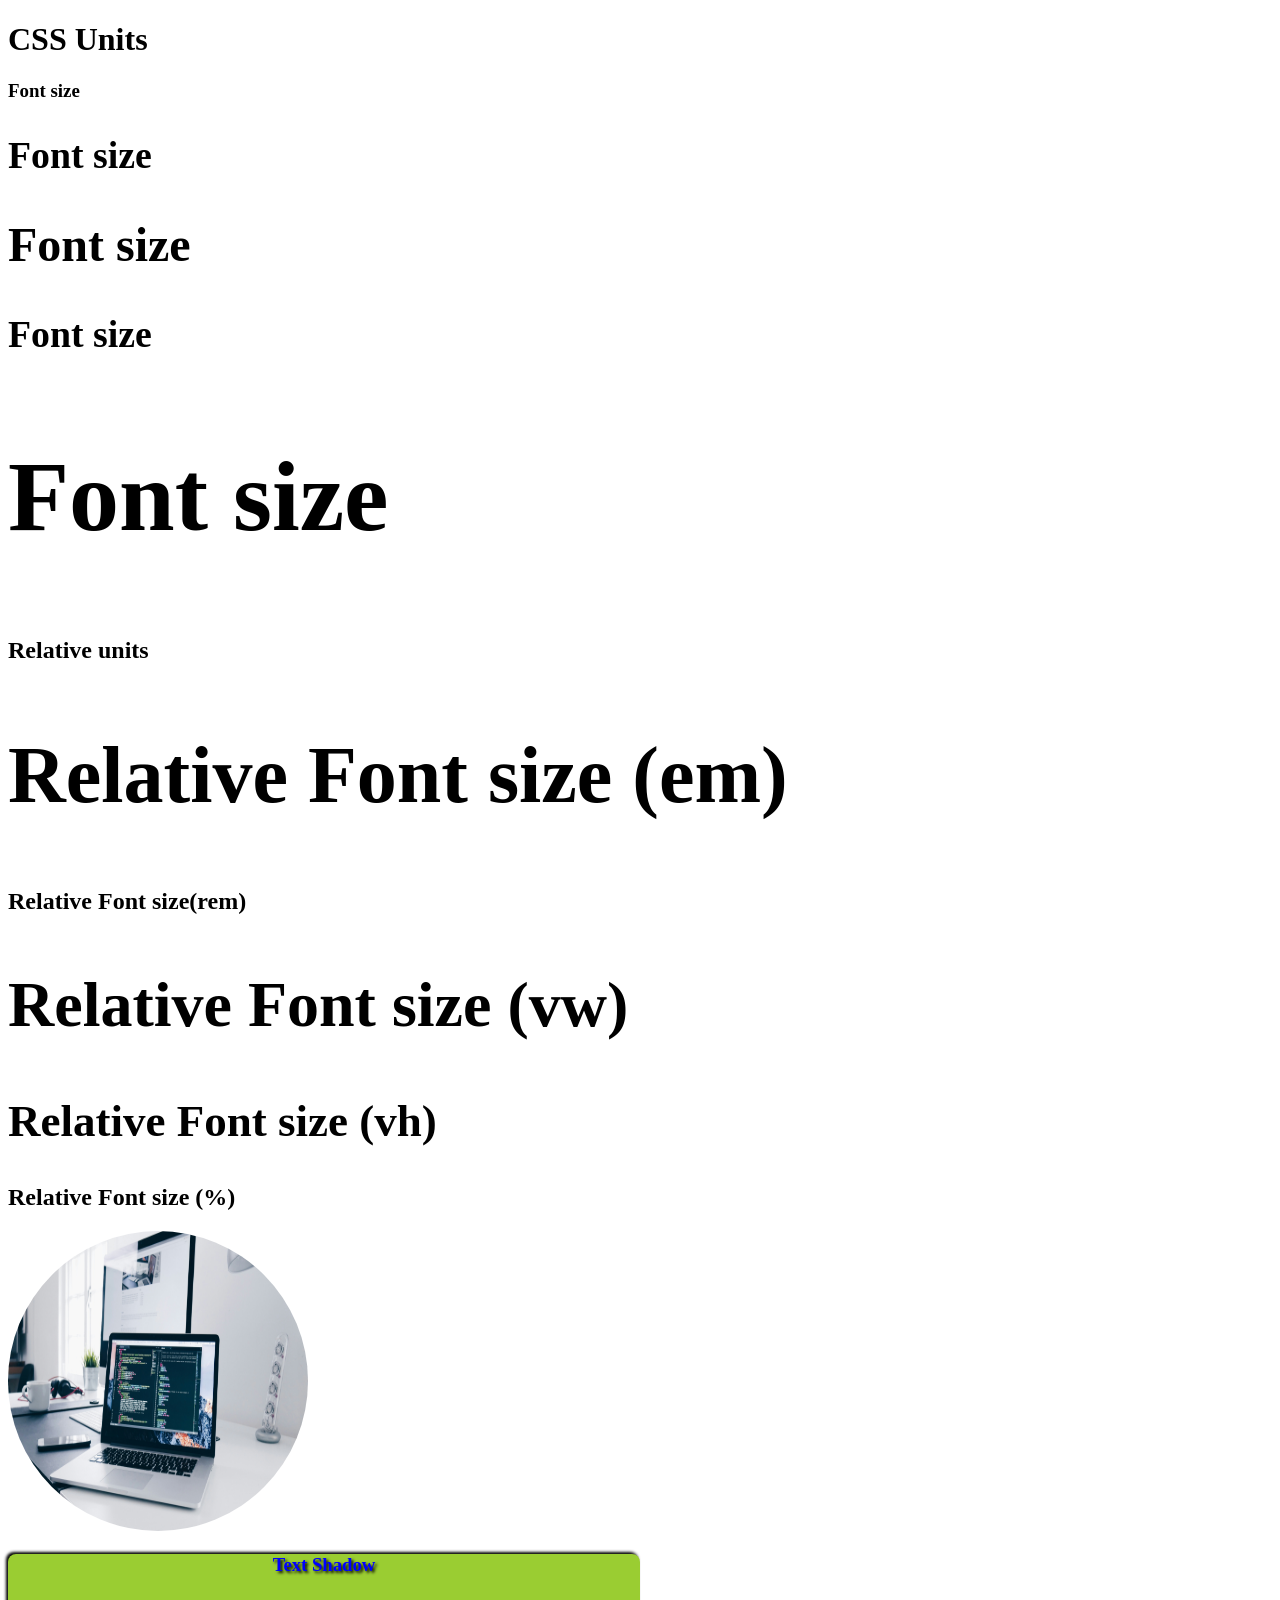
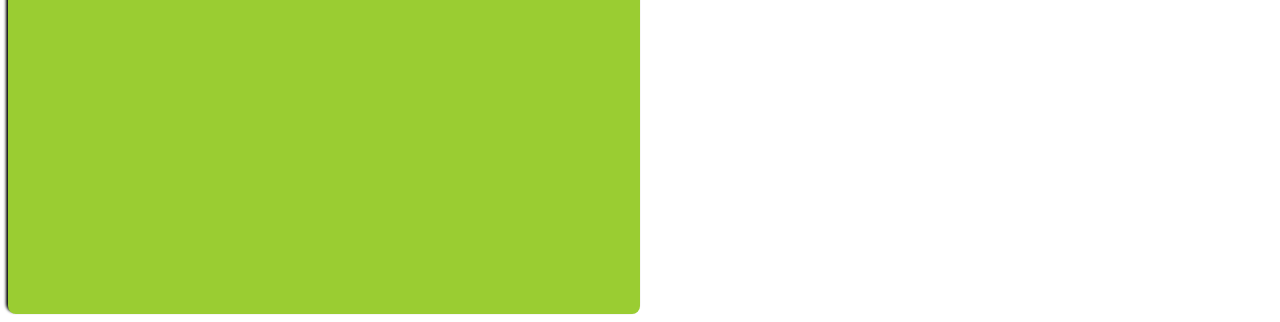
<file: myblog.html>
<!DOCTYPE html>
<html lang="en">
<head>
    <meta charset="UTF-8">
    <meta name="viewport" content="width=device-width, initial-scale=1.0">
    <title>Document</title>
    <link rel="stylesheet" href="myblog.css">
</head>
<body>
    <h1>CSS Units</h1>
    <!-- Absolute units fixed units (pixels/centimeters)-->
     <h2 class="unit-mm"> Font size</h2>
     <h2 class="unit-cm"> Font size</h2>
     <h2 class="unit-inch">Font size</h2>
     <h2 class="unit-quarter">Font size</h2>
     <h2 class="unit-px">Font size</h2>
     <h2>Relative units</h2>
     <h2 class="unit-em">Relative Font size (em)</h2>
     <h2 class="unit-rem">Relative Font size(rem)</h2>
     <h2 class="unit-vw">Relative Font size (vw)</h2>
     <h2 class="unit-vh">Relative Font size (vh)</h2>
     <h2 class="unit-percent">Relative Font size (%)</h2>
     <div class="img-container">
            <img src="assets/images/christopher-gower-m_HRfLhgABo-unsplash.jpg" alt="">
     </div>
     <div class="container">
             <h3>Text Shadow</h3>
     </div>
</body>
</html>
</file>
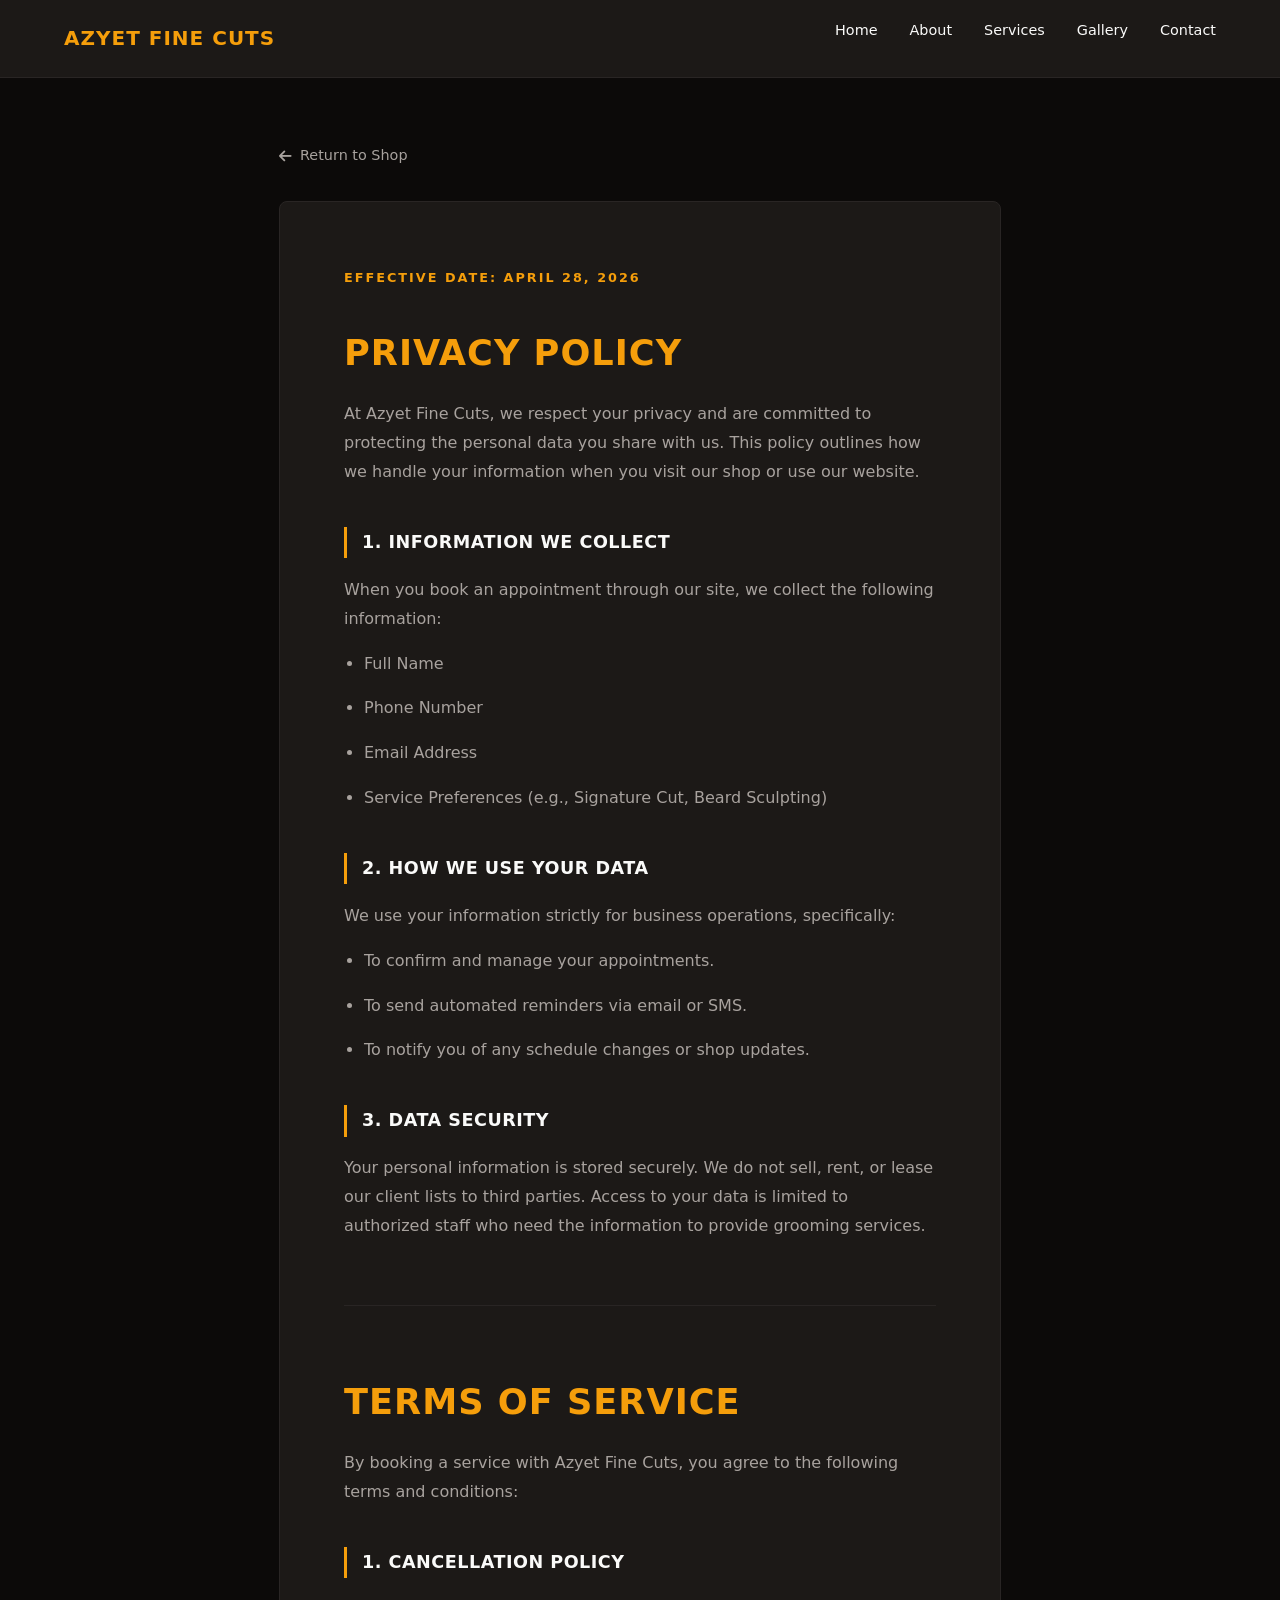
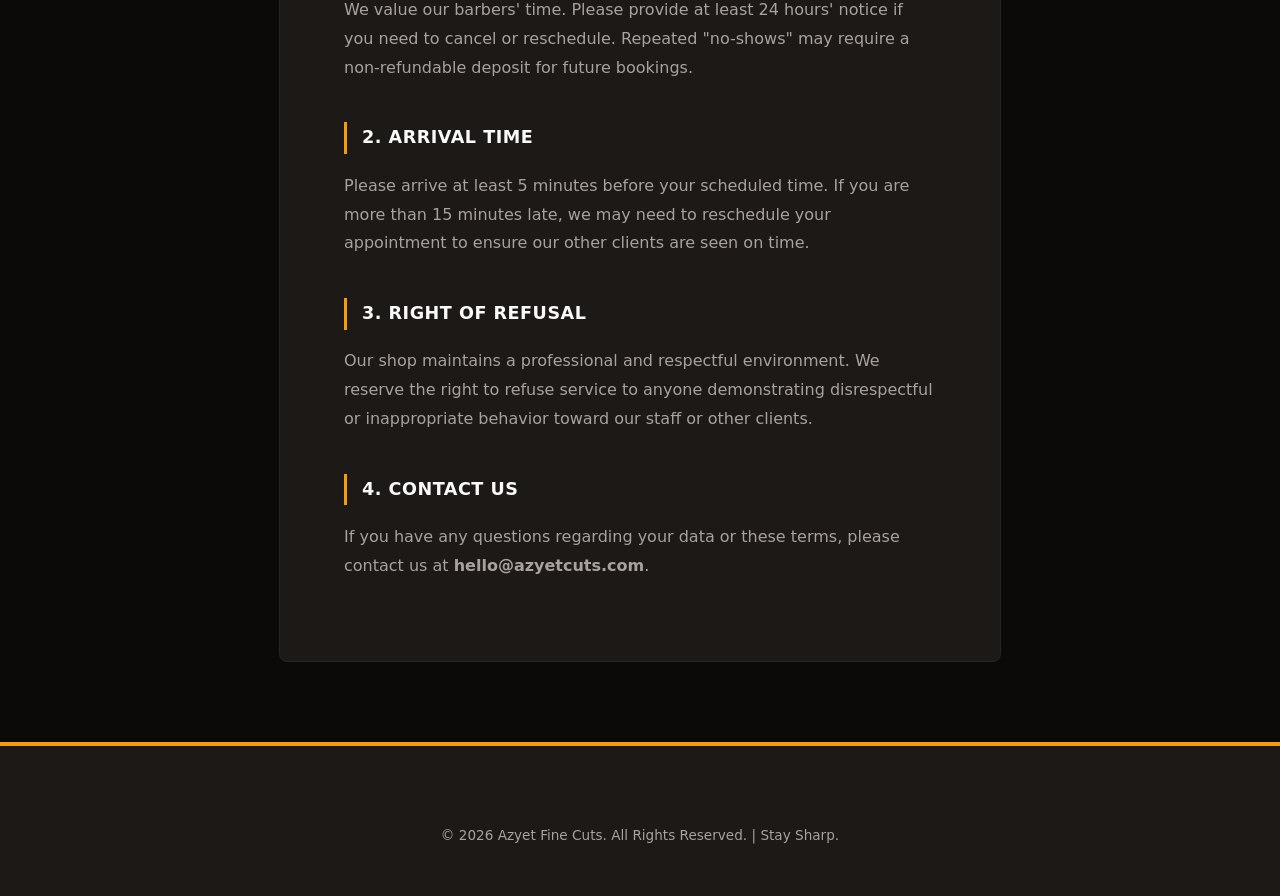
<file: privacy.html>
<!DOCTYPE html>
<html lang="en">
<head>
    <meta charset="UTF-8">
    <meta name="viewport" content="width=device-width, initial-scale=1.0">
    <meta name="description" content="Privacy Policy and Terms of Service for Azyet Fine Cuts.">
    <title>Legal | Azyet Fine Cuts</title>
    
    <link rel="stylesheet" href="https://cdnjs.cloudflare.com/ajax/libs/font-awesome/6.0.0/css/all.min.css">

    <style>
        :root {
            --stone-950: #0c0a09;
            --stone-900: #1c1917;
            --stone-800: #292524;
            --stone-700: #44403c;
            --amber-500: #f59e0b;
            --amber-600: #d97706;
            --white: #fafaf9;
            --stone-400: #a8a29e;
        }

        * { box-sizing: border-box; }

        body {
            font-family: 'Inter', system-ui, sans-serif;
            background-color: var(--stone-950);
            color: var(--white);
            margin: 0;
            line-height: 1.8;
            overflow-x: hidden;
        }

        /* Navigation */
        header {
            position: sticky;
            top: 0;
            z-index: 1000;
            padding: 1rem 5%;
            display: flex;
            justify-content: space-between;
            align-items: center;
            background: var(--stone-900);
            border-bottom: 1px solid var(--stone-800);
        }

        header h1 { color: var(--amber-500); font-size: 1.25rem; margin: 0; text-transform: uppercase; letter-spacing: 1px; }

        .menu-toggle {
            display: none;
            background: none;
            border: none;
            color: var(--white);
            font-size: 1.5rem;
            cursor: pointer;
            z-index: 1001;
        }

        nav ul { list-style: none; display: flex; gap: 2rem; margin: 0; padding: 0; }
        nav a { color: var(--white); text-decoration: none; font-weight: 500; transition: 0.3s; font-size: 0.9rem; }
        nav a:hover { color: var(--amber-500); }

        /* Legal Content */
        .content-container {
            max-width: 850px;
            margin: 4rem auto;
            padding: 0 5%;
        }

        .legal-card {
            background: var(--stone-900);
            padding: clamp(2rem, 5vw, 4rem);
            border-radius: 8px;
            border: 1px solid var(--stone-800);
        }

        h2 { color: var(--amber-500); font-size: 2.2rem; margin: 2rem 0 1rem; text-transform: uppercase; letter-spacing: 1px; }
        h3 { color: var(--white); margin-top: 2.5rem; border-left: 3px solid var(--amber-500); padding-left: 15px; text-transform: uppercase; font-size: 1.1rem; letter-spacing: 0.5px; }
        
        p, li { color: var(--stone-400); font-size: 1rem; margin-bottom: 1rem; }
        ul { padding-left: 20px; }
        
        .last-updated {
            font-size: 0.8rem;
            color: var(--amber-500);
            text-transform: uppercase;
            font-weight: 700;
            letter-spacing: 2px;
            display: block;
            margin-bottom: 0.5rem;
        }

        .back-btn {
            display: inline-flex;
            align-items: center;
            gap: 8px;
            color: var(--stone-400);
            text-decoration: none;
            font-size: 0.9rem;
            margin-bottom: 2rem;
            transition: 0.3s;
        }
        .back-btn:hover { color: var(--amber-500); }

        /* Footer */
        footer {
            background-color: var(--stone-900);
            padding: 4rem 5% 2rem;
            border-top: 4px solid var(--amber-500);
            margin-top: 5rem;
            text-align: center;
        }

        footer p { font-size: 0.85rem; color: var(--stone-400); }

        /* Responsive Breakpoints */
        @media (max-width: 850px) {
            .menu-toggle { display: block; }

            nav {
                position: fixed;
                top: 0;
                left: -100%;
                width: 80%;
                max-width: 400px;
                height: 100vh;
                background: var(--stone-900);
                padding: 6rem 2rem;
                border-right: 2px solid var(--amber-500);
                transition: left 0.4s cubic-bezier(0.4, 0, 0.2, 1);
                z-index: 1000;
            }

            nav.active { left: 0; }
            nav ul { flex-direction: column; gap: 2rem; }
            nav a { font-size: 1.4rem; }
        }
    </style>
</head>
<body>

    <header>
        <h1>Azyet Fine Cuts</h1>
        <button class="menu-toggle" aria-label="Toggle Menu">
            <i class="fas fa-bars"></i>
        </button>
        <nav id="main-nav">
            <ul>
                <li><a href="index.html">Home</a></li>
                <li><a href="about.html">About</a></li>
                <li><a href="services.html">Services</a></li>
                <li><a href="gallery.html">Gallery</a></li>
                <li><a href="contact.html">Contact</a></li>
            </ul>
        </nav>
    </header>

    <main class="content-container">
        <a href="index.html" class="back-btn"><i class="fas fa-arrow-left"></i> Return to Shop</a>
        
        <div class="legal-card">
            <span class="last-updated">Effective Date: April 28, 2026</span>
            <h2>Privacy Policy</h2>
            <p>At Azyet Fine Cuts, we respect your privacy and are committed to protecting the personal data you share with us. This policy outlines how we handle your information when you visit our shop or use our website.</p>

            <h3>1. Information We Collect</h3>
            <p>When you book an appointment through our site, we collect the following information:</p>
            <ul>
                <li>Full Name</li>
                <li>Phone Number</li>
                <li>Email Address</li>
                <li>Service Preferences (e.g., Signature Cut, Beard Sculpting)</li>
            </ul>

            <h3>2. How We Use Your Data</h3>
            <p>We use your information strictly for business operations, specifically:</p>
            <ul>
                <li>To confirm and manage your appointments.</li>
                <li>To send automated reminders via email or SMS.</li>
                <li>To notify you of any schedule changes or shop updates.</li>
            </ul>

            <h3>3. Data Security</h3>
            <p>Your personal information is stored securely. We do not sell, rent, or lease our client lists to third parties. Access to your data is limited to authorized staff who need the information to provide grooming services.</p>

            <hr style="border: 0; border-top: 1px solid var(--stone-800); margin: 4rem 0;">

            <h2 id="terms">Terms of Service</h2>
            <p>By booking a service with Azyet Fine Cuts, you agree to the following terms and conditions:</p>

            <h3>1. Cancellation Policy</h3>
            <p>We value our barbers' time. Please provide at least 24 hours' notice if you need to cancel or reschedule. Repeated "no-shows" may require a non-refundable deposit for future bookings.</p>

            <h3>2. Arrival Time</h3>
            <p>Please arrive at least 5 minutes before your scheduled time. If you are more than 15 minutes late, we may need to reschedule your appointment to ensure our other clients are seen on time.</p>

            <h3>3. Right of Refusal</h3>
            <p>Our shop maintains a professional and respectful environment. We reserve the right to refuse service to anyone demonstrating disrespectful or inappropriate behavior toward our staff or other clients.</p>

            <h3>4. Contact Us</h3>
            <p>If you have any questions regarding your data or these terms, please contact us at <strong>hello@azyetcuts.com</strong>.</p>
        </div>
    </main>

    <footer>
        <p>&copy; 2026 Azyet Fine Cuts. All Rights Reserved. | Stay Sharp.</p>
    </footer>

    <script>
        const menuToggle = document.querySelector('.menu-toggle');
        const nav = document.querySelector('#main-nav');
        const icon = menuToggle.querySelector('i');

        menuToggle.addEventListener('click', () => {
            const isActive = nav.classList.toggle('active');
            icon.classList.toggle('fa-bars', !isActive);
            icon.classList.toggle('fa-times', isActive);
            document.body.style.overflow = isActive ? 'hidden' : 'auto';
        });

        document.addEventListener('click', (e) => {
            if (nav.classList.contains('active') && !nav.contains(e.target) && !menuToggle.contains(e.target)) {
                nav.classList.remove('active');
                icon.classList.replace('fa-times', 'fa-bars');
                document.body.style.overflow = 'auto';
            }
        });
    </script>
</body>
</html>
</file>
<file: styles.css>
/*  */
:root {
    --main-bg-color: rgb(6, 155, 205);
    --main-text-color: darkblue;
    --main-res-color: lightgreen;
    --text-font: 16px;
    --button-padding: 10px 20px;
    --button-text: white;
    --button-bg-color: blue;
}
.btn {
    padding: var(--button-padding);
    color: var(--button-text);
    background-color: var(--button-bg-color);
    border-radius: 8px;
}


.background {
    position:relative;
    display: flex;
    align-items: center;
    justify-content: center;
    min-height: 100vh;
    background-image: url(/assets/images/pexels-hanuman-photo-studio-564865561-17565390.jpg);
}

#card {
    position: absolute;
    height: 60%;
    width: 40%;
    border: 1px solid rgba(255, 255, 255, 0.18);
    background: rgba(89, 131, 83, 0.09);
    backdrop-filter: blur( 2px);
    border-radius: 1em;
    display: flex;
    transition: transform 0.8s, backdrop-filter 0.5s;
    z-index: 10;
    align-items: center;
    justify-content: center;  
}

#card:hover {
    backdrop-filter: blur ( 14px);
    height: 60%;
    width: 40%;
    transform: rotateY(180deg);
    cursor: pointer;
}

#logo {
    height: 90%;
    width: 75%;
}

    .box {
        position: absolute;
        height: 200px;
        width: 280px;
        background-color: #f0baba;
        z-index: auto;
        text-align: center;
        padding: 3px;
        left: 10px;
        top: 10px;
    }

        .box1 {
        position: absolute;
        height: 120px;
        width: 200px;
        background-color: #eae98f;
        z-index: -1;
        text-align: center;
        padding: 5px;
        margin: 20px;
        left: 30px;
        top: 30px;
    }

    .mybox {
        width: 200px;
        height: 200px;
        background-color: #3498db;
        border-radius: 50%;
        margin-top: 2em;
        position: relative;
        left: 0;
        animation-name: moveRight;
        animation-duration: 2s;
        animation-iteration-count: infinite;
    }

    @keyframes moveRight {
        to {
            left: calc(100% - 50px)
        }
    }
    body {
        background-color: var(--main-bg-color);

    }
    @media (min-width: 500px) and (max-width: 789px) {
        body {
            background-color: var(--main-res-color);
        }
    }
</file>
<file: myblog.css>
.unit-mm {
    font-size: 5mm;
}

.unit-cm {
    font-size: 1cm;
}

.unit-inch {
    font-size: 0.5in;
}

.unit-quarter {
    font-size: 40Q;
}

.unit-px {
    font-size: 100px;
}

.unit-em {
    font-size: 5em;
}

.unit-rem {
    font-size: 1.5rem;
}

.unit-vw {
    font-size: 5vw;
}

.unit-vh {
    font-size: 5vh;
}

.unit-percent {
    font-size: 150%;
}

img {
    width: 300px;
    height: 300px;
    border-radius: 50%;
}

.img-container {
    width: 50%;
    height: 50%;
}

h3 {
    color: blue;
    text-shadow: 2px 2px 3px black;
}

.container {
    background-color: yellowgreen;
    width: 50%;
    height: 40vh;
    text-align: center;
    margin-top: 5px;
    border-radius: 8px;
    box-shadow: -2px -2px 3px black;
}
</file>
